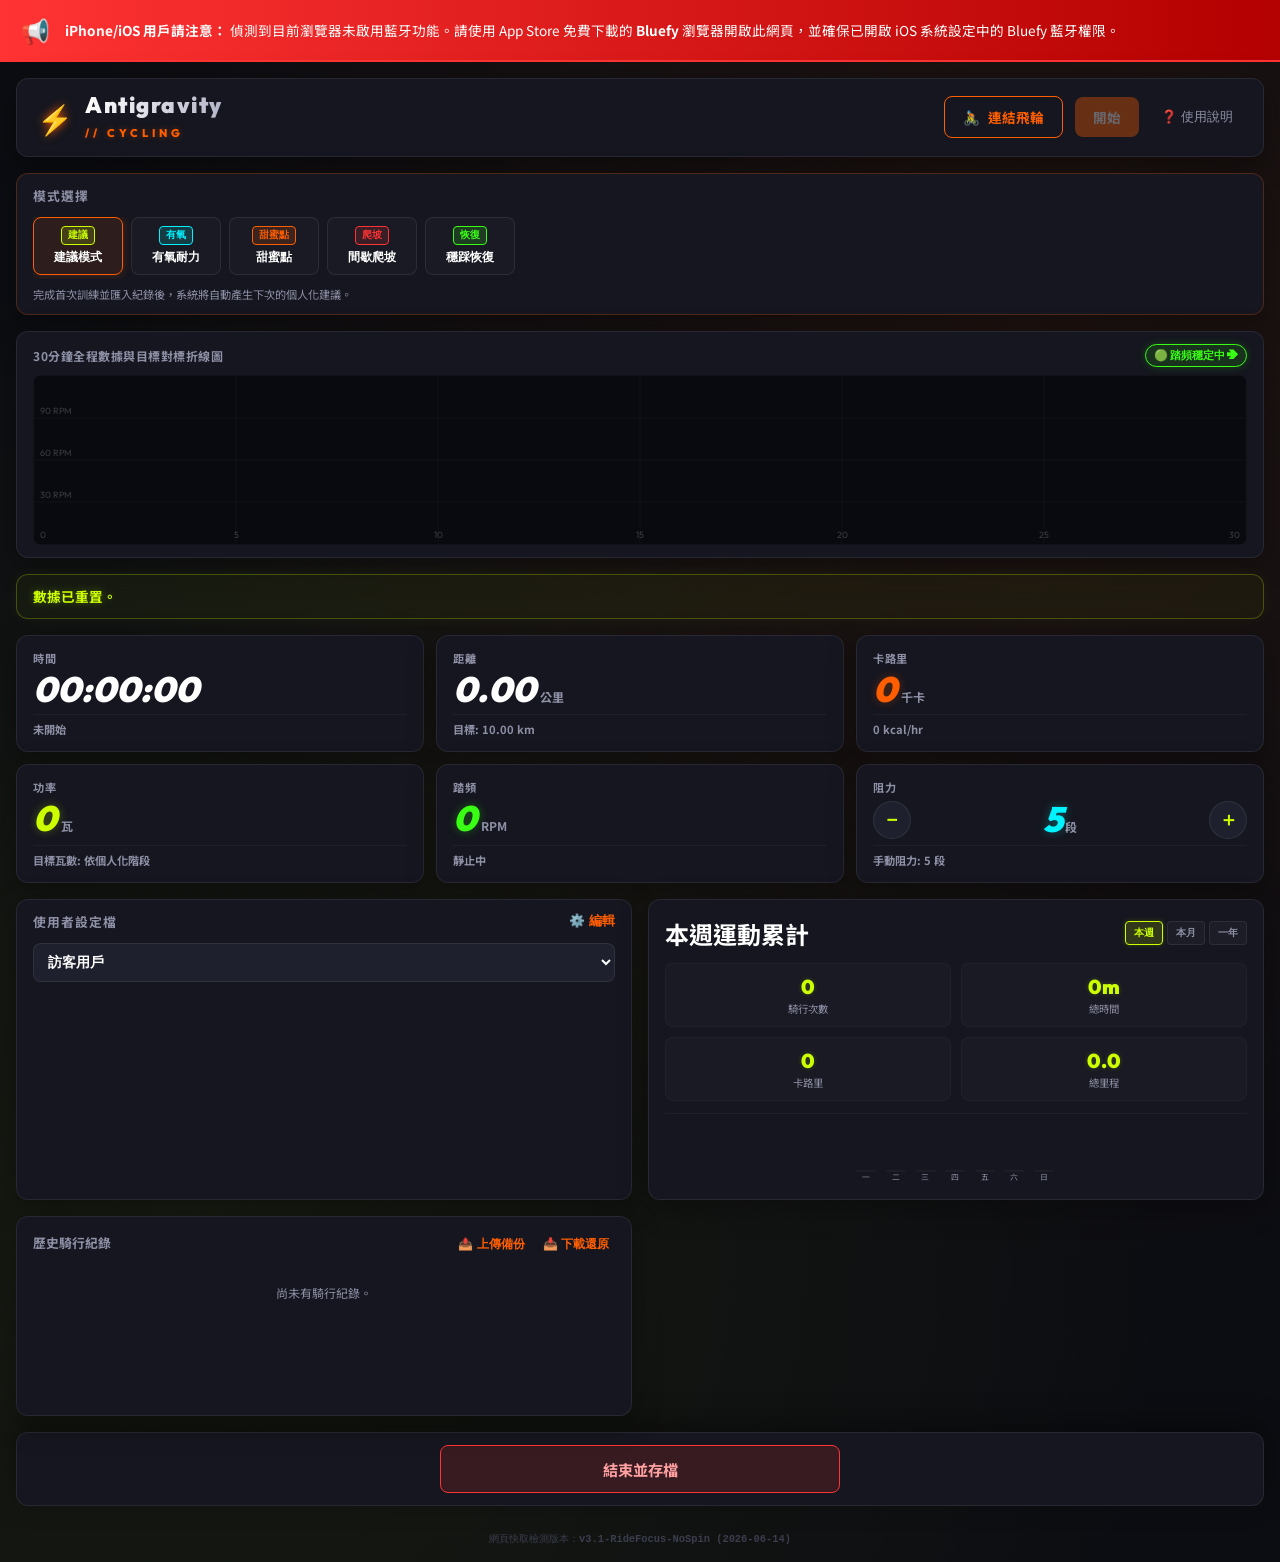
<file: index.html>
<!DOCTYPE html>
<html lang="zh-TW">
<head>
  <meta charset="UTF-8">
  <meta name="viewport" content="width=device-width, initial-scale=1.0, viewport-fit=cover">
  <title>Antigravity Cycling // 飛輪訓練儀表板</title>
  <!-- 引入 Google Fonts (Outfit 用於電子數據，Noto Sans TC 用於繁中字體) -->
  <link rel="preconnect" href="https://fonts.googleapis.com">
  <link rel="preconnect" href="https://fonts.gstatic.com" crossorigin>
  <link href="https://fonts.googleapis.com/css2?family=Outfit:wght@400;600;800;900&family=Noto+Sans+TC:wght@300;400;700;900&display=swap" rel="stylesheet">
  <link rel="stylesheet" href="style.css">
</head>
<body>
  <!-- iOS / 非藍牙環境專屬提示橫幅 -->
  <div id="bluetooth-warning-banner" class="warning-banner hidden">
    <span class="warning-icon">📢</span>
    <div class="warning-text">
      <strong>iPhone/iOS 用戶請注意：</strong> 偵測到目前瀏覽器未啟用藍牙功能。請使用 App Store 免費下載的 <strong>Bluefy</strong> 瀏覽器開啟此網頁，並確保已開啟 iOS 系統設定中的 Bluefy 藍牙權限。
    </div>
  </div>

  <div class="app-container">
    <!-- 頂部標頭 -->
    <header class="app-header">
      <div class="brand">
        <span class="logo-icon">⚡</span>
        <div class="brand-text">
          <h1>Antigravity</h1>
          <span class="subtitle">// CYCLING</span>
        </div>
      </div>

      <!-- 藍牙與開始控制按鈕 -->
      <div class="header-controls">
        <button id="btn-connect-bike" class="btn btn-primary-outline">
          <span class="btn-icon">🚴</span>
          <span id="bike-conn-text">連結飛輪</span>
        </button>
        
        <button id="btn-play-pause" class="btn btn-primary" disabled>
          <span id="val-state-text">開始</span>
        </button>
        
        <button id="btn-help-guide" class="btn-icon-only-btn" title="使用說明">❓ 使用說明</button>
      </div>
    </header>

    <!-- 主體內容區 (格狀版面) -->
    <main class="app-main">
      
      <!-- 中間/左側：運動設定與即時圖表 -->
      <section class="left-section">
        <!-- 模式選擇 (5大課表頁籤) -->
        <div class="card workout-card">
          <div class="card-title-row">
            <span class="title-label">模式選擇</span>
          </div>
          <div class="workout-options">
            <button class="workout-btn active" id="mode-personalized" data-mode="personalized">
              <span class="mode-badge badge-personal">建議</span>
              <span class="mode-name">建議模式</span>
            </button>
            <button class="workout-btn" id="mode-endurance" data-mode="endurance">
              <span class="mode-badge badge-moderate">有氧</span>
              <span class="mode-name">有氧耐力</span>
            </button>
            <button class="workout-btn" id="mode-tempo" data-mode="tempo">
              <span class="mode-badge badge-tempo">甜蜜點</span>
              <span class="mode-name">甜蜜點</span>
            </button>
            <button class="workout-btn" id="mode-climb" data-mode="climb">
              <span class="mode-badge badge-climb">爬坡</span>
              <span class="mode-name">間歇爬坡</span>
            </button>
            <button class="workout-btn" id="mode-recovery" data-mode="recovery">
              <span class="mode-badge badge-easy">恢復</span>
              <span class="mode-name">穩踩恢復</span>
            </button>
          </div>
          <p id="personalized-mode-desc" class="mode-desc">載入上一次訓練結算推薦的個人化課表...</p>
        </div>

        <!-- 30分鐘全程騎乘對標折線圖 -->
        <div class="card chart-card">
          <div class="chart-header">
            <span class="chart-title">30分鐘全程數據與目標對標折線圖</span>
            <span id="trendBadge" class="trend-badge">🟢 踏頻穩定中 ➔</span>
          </div>
          <div id="trendChartContainer">
            <canvas id="trendCanvas"></canvas>
          </div>
        </div>

        <!-- 加大即時踩踏回饋文字窗格 -->
        <div class="card feedback-card">
          <div class="ride-feedback" id="ride-feedback">
            請點擊「連結飛輪」並踩踏，或點擊「開始」進行手動訓練。
          </div>
        </div>

        <!-- 即時數據六宮格 (加大數值排版) -->
        <div class="metrics-grid">
          <!-- 時間 Card -->
          <div class="card metric-card" id="card-time">
            <span class="metric-lbl">時間</span>
            <div class="value-container">
              <span class="metric-value white-text" id="val-time">00:00:00</span>
            </div>
            <span class="metric-trend" id="interval-phase">未開始</span>
          </div>

          <!-- 距離 Card -->
          <div class="card metric-card" id="card-distance">
            <span class="metric-lbl">距離</span>
            <div class="value-container">
              <span class="metric-value white-text" id="val-distance">0.00</span>
              <span class="metric-unit">公里</span>
            </div>
            <span class="metric-trend" id="road-progress-text">目標: 10.00 km</span>
          </div>

          <!-- 卡路里 Card -->
          <div class="card metric-card" id="card-calories">
            <span class="metric-lbl">卡路里</span>
            <div class="value-container">
              <span class="metric-value orange-text" id="val-calories">0</span>
              <span class="metric-unit">千卡</span>
            </div>
            <span class="metric-trend" id="calorie-rate">0 kcal/hr</span>
          </div>

          <!-- 功率 Card -->
          <div class="card metric-card" id="card-power">
            <span class="metric-lbl">功率</span>
            <div class="value-container">
              <span class="metric-value yellow-text" id="val-power">0</span>
              <span class="metric-unit">瓦</span>
            </div>
            <span class="metric-trend" id="target-power-zone">目標功率: --</span>
          </div>

          <!-- 踏頻 Card (無按鈕) -->
          <div class="card metric-card" id="card-cadence">
            <span class="metric-lbl">踏頻</span>
            <div class="value-container">
              <span class="metric-value green-text" id="val-cadence">0</span>
              <span class="metric-unit">RPM</span>
            </div>
            <span class="metric-trend" id="cadence-status">靜止中</span>
          </div>

          <!-- 阻力強度 Card (保留大觸控調整按鈕) -->
          <div class="card metric-card" id="card-resistance">
            <span class="metric-lbl">阻力</span>
            <div class="resistance-control-layout">
              <button class="btn-adjust" id="btn-res-dec">−</button>
              <div class="res-display">
                <span class="metric-value blue-text" id="val-resistance">0</span>
                <span class="metric-unit">段</span>
              </div>
              <button class="btn-adjust" id="btn-res-inc">＋</button>
            </div>
            <span class="metric-trend" id="res-range">手動微調</span>
          </div>
        </div>

        <!-- 訓練中健康數據與自適應重設課表 (非騎行主數據) -->
        <div class="hidden-fields" style="display: none;">
          <span id="val-hr">0</span>
          <span id="hr-zone">--</span>
        </div>
      </section>

      <!-- 右側面板：使用者 Profile & 歷史備份 (手機版 contents 分開) -->
      <section class="right-section">
        
        <!-- 使用者設定檔 -->
        <div class="card user-profile-card">
          <div class="card-title-row">
            <span class="title-label">使用者設定檔</span>
            <button id="btn-edit-profile" class="btn-icon-only" title="編輯個人檔案">⚙️ 編輯</button>
          </div>
          <div class="user-select-wrapper">
            <select id="user-select" class="select-input">
              <!-- 由 JS 動態渲染 -->
            </select>
          </div>
        </div>

        <!-- 本週累計面板 -->
        <div class="card weekly-stats-card">
          <div class="stats-header-row">
            <h2 class="card-title" id="stats-panel-title">本週運動累計</h2>
            <div class="stats-tabs">
              <button class="stats-tab-btn active" data-range="week">本週</button>
              <button class="stats-tab-btn" data-range="month">本月</button>
              <button class="stats-tab-btn" data-range="year">一年</button>
            </div>
          </div>
          <div class="weekly-stats-grid">
            <div class="weekly-stat-item">
              <span class="weekly-stat-val" id="weekly-count">0</span>
              <span class="weekly-stat-lbl">騎行次數</span>
            </div>
            <div class="weekly-stat-item">
              <span class="weekly-stat-val" id="weekly-time">0m</span>
              <span class="weekly-stat-lbl">總時間</span>
            </div>
            <div class="weekly-stat-item">
              <span class="weekly-stat-val" id="weekly-calories">0</span>
              <span class="weekly-stat-lbl">卡路里</span>
            </div>
            <div class="weekly-stat-item">
              <span class="weekly-stat-val" id="weekly-distance">0.0</span>
              <span class="weekly-stat-lbl">總里程</span>
            </div>
          </div>
          <!-- 週運動 SVG 趨勢圖 -->
          <div class="weekly-chart-wrapper">
            <svg id="weekly-svg-chart" viewBox="0 0 300 70"></svg>
          </div>
        </div>

        <!-- 歷史紀錄列表 -->
        <div class="card history-list-card">
          <div class="card-header-with-actions">
            <h2 class="card-title">歷史騎行紀錄</h2>
            <div class="history-actions">
              <button id="btn-export-history" class="btn-link" type="button">📤 上傳備份</button>
              <button id="btn-import-history" class="btn-link" type="button">📥 下載還原</button>
              <span id="sync-code-display" class="sync-code-badge" title="點擊修改同步碼" style="display: none;"></span>
            </div>
          </div>
          <div class="history-list-container">
            <ul id="history-list" class="history-list">
              <li class="no-records">尚未有騎行紀錄。</li>
            </ul>
          </div>
        </div>

        <!-- 隱藏的舊專案相容按鈕 -->
        <div style="display:none;">
          <button id="btn-health-import">健康匯入</button>
          <span id="health-import-text"></span>
          <span id="visual-mode-label"></span>
          <div id="road-progress"></div>
          <div id="road-avatar"></div>
          <div id="interval-panel"></div>
          <div id="interval-timer"></div>
          <div id="interval-progress"></div>
          <div id="interval-next-tip"></div>
        </div>
      </section>
    </main>

    <!-- 置底固定控制大按鈕 -->
    <footer class="app-footer">
      <button id="btn-reset" class="btn btn-danger">結束並存檔</button>
    </footer>
    
    <!-- 網頁快取檢測版本 -->
    <div class="version-tag">
      網頁快取檢測版本：<strong>v3.1-RideFocus-NoSpin (2026-06-14)</strong>
    </div>
  </div>

  <!-- === 彈出式視窗 (Modals) === -->

  <!-- Modal A: 個人檔案編輯與新增 -->
  <div id="modal-profile" class="modal-overlay hidden">
    <div class="modal-card">
      <div class="modal-topbar">
        <button class="modal-back-btn" type="button" data-close-modal="modal-profile">← 返回</button>
      </div>
      <h3 class="modal-title" id="profile-modal-title">設定個人檔案</h3>
      <div class="modal-body">
        <form id="form-profile" class="form-layout">
          <input type="hidden" id="profile-id">
          
          <div class="form-group">
            <label for="profile-name">姓名 / 暱稱</label>
            <input type="text" id="profile-name" required placeholder="例如：爸爸、小明">
          </div>

          <div class="form-row">
            <div class="form-group">
              <label for="profile-age">年齡 (歲)</label>
              <input type="number" id="profile-age" min="1" max="120" required value="30">
            </div>
            <div class="form-group">
              <label for="profile-weight">體重 (kg)</label>
              <input type="number" id="profile-weight" min="10" max="250" required value="70">
            </div>
          </div>

          <div class="form-group">
            <label>性別 (用於訓練強度與熱量估算)</label>
            <div class="radio-group">
              <label class="radio-label">
                <input type="radio" name="profile-gender" value="male" checked> 男生
              </label>
              <label class="radio-label">
                <input type="radio" name="profile-gender" value="female"> 女生
              </label>
            </div>
          </div>
        </form>
      </div>
      <div class="modal-footer">
        <button id="btn-delete-profile" class="btn btn-danger hidden">刪除此檔案</button>
        <div class="modal-footer-actions">
          <button id="btn-cancel-profile" class="btn btn-secondary">返回</button>
          <button id="btn-save-profile" class="btn btn-primary" type="submit" form="form-profile">儲存</button>
        </div>
      </div>
    </div>
  </div>

  <!-- Modal B: 運動結算報告與智慧建議 -->
  <div id="modal-summary" class="modal-overlay hidden">
    <div class="modal-card modal-summary-card">
      <div class="modal-topbar">
        <button class="modal-back-btn" type="button" data-close-modal="modal-summary">← 返回主畫面</button>
      </div>
      <div class="summary-success-badge">🎉 騎行完成！</div>
      <h3 class="modal-title text-center">今日運動結算報告</h3>
      
      <div class="modal-body">
        <div class="summary-stats-grid">
          <div class="summary-stat-item">
            <span class="summary-lbl">總騎行時間</span>
            <span class="summary-val" id="sum-time">00:00:00</span>
          </div>
          <div class="summary-stat-item">
            <span class="summary-lbl">總消耗熱量</span>
            <span class="summary-val text-orange" id="sum-calories">0 kcal</span>
          </div>
          <div class="summary-stat-item">
            <span class="summary-lbl">累積騎行里程</span>
            <span class="summary-val text-teal" id="sum-distance">0.00 km</span>
          </div>
          <div class="summary-stat-item">
            <span class="summary-lbl">平均 / 最大功率</span>
            <span class="summary-val text-yellow" id="sum-power">0 / 0 W</span>
          </div>
          <div class="summary-stat-item">
            <span class="summary-lbl">平均踏頻</span>
            <span class="summary-val text-green" id="sum-cadence">0 RPM</span>
          </div>
          <div class="summary-stat-item">
            <span class="summary-lbl">健康匯入</span>
            <span class="summary-val text-red" id="sum-hr">未匯入</span>
          </div>
        </div>

        <div class="health-import-panel" id="health-import-panel">
          <div>
            <strong>訓練後補完健康資料</strong>
            <p>跑 iPhone 捷徑或手動輸入 Apple 健康摘要，系統會自動生成對比報告與個人化訓練模式建議。</p>
          </div>
          <button id="btn-health-import-summary" class="btn btn-secondary" type="button">匯入健康資料</button>
        </div>

        <div class="analysis-report-container">
          <h4>💡 運動建議與分析回饋</h4>
          <div class="analysis-feedback-bubble">
            <p id="analysis-text-loading">正在產生您的騎行數據分析回饋報告...</p>
            <div class="advice-sections" id="analysis-report-content">
              <!-- JS 動態插入 -->
            </div>
          </div>
        </div>
      </div>

      <div class="modal-footer justify-center">
        <button id="btn-close-summary" class="btn btn-primary">返回主畫面</button>
      </div>
    </div>
  </div>

  <!-- Modal C: 健康資料匯入 -->
  <div id="modal-health-import" class="modal-overlay hidden">
    <div class="modal-card modal-health-card">
      <div class="modal-topbar">
        <button class="modal-back-btn" type="button" data-close-modal="modal-health-import">← 返回</button>
      </div>
      <h3 class="modal-title">訓練後健康資料匯入</h3>
      <div class="modal-body">
        <form id="form-health-import" class="form-layout">
          <input type="hidden" id="health-target-record-id">

          <div class="import-mode-box">
            <strong>最快方式</strong>
            <p>手機騎行：捷徑開網址後會自動匯入。平板騎行：將手機產生的整段網址複製並傳到平板貼入下方解析。</p>
          </div>

          <div class="form-row">
            <div class="form-group">
              <label for="health-avg-hr">平均心率 BPM</label>
              <input type="number" id="health-avg-hr" min="40" max="220" placeholder="例如 138">
            </div>
            <div class="form-group">
              <label for="health-max-hr">最高心率 BPM</label>
              <input type="number" id="health-max-hr" min="40" max="230" placeholder="例如 168">
            </div>
          </div>

          <div class="form-row">
            <div class="form-group">
              <label for="health-active-kcal">Apple Watch 主動熱量</label>
              <input type="number" id="health-active-kcal" min="0" max="3000" placeholder="例如 240">
            </div>
            <div class="form-group">
              <label for="health-exercise-min">運動分鐘</label>
              <input type="number" id="health-exercise-min" min="0" max="300" placeholder="例如 32">
            </div>
          </div>

          <div class="form-group">
            <label for="health-rpe">主觀疲勞 RPE (1-10)</label>
            <input type="number" id="health-rpe" min="1" max="10" placeholder="例如 7">
          </div>

          <div class="form-group">
            <label for="health-note">備註</label>
            <textarea id="health-note" rows="2" placeholder="例如：後段腿酸、呼吸可控、阻力略高"></textarea>
          </div>

          <div class="form-group">
            <label for="health-import-code">貼上捷徑匯入碼或 URL 參數 (選填)</label>
            <textarea id="health-import-code" rows="3" placeholder='例如 {"avgHr":138,"maxHr":168,"activeKcal":240,"exerciseMin":32,"rpe":7}'></textarea>
          </div>
        </form>
        <div id="health-import-feedback" class="modal-feedback-msg error hidden"></div>
      </div>
      <div class="modal-footer">
        <button id="btn-cancel-health-import" class="btn btn-secondary">返回</button>
        <div class="modal-footer-actions">
          <button id="btn-parse-health-code" class="btn btn-secondary" type="button">解析匯入碼</button>
          <button id="btn-save-health-import" class="btn btn-primary" type="submit" form="form-health-import">套用到訓練</button>
        </div>
      </div>
    </div>
  </div>

  <!-- Modal D: 雲端同步碼輸入 -->
  <div id="modal-sync-code" class="modal-overlay hidden">
    <div class="modal-card">
      <div class="modal-topbar">
        <button class="modal-back-btn" type="button" data-close-modal="modal-sync-code">← 返回</button>
      </div>
      <h3 class="modal-title" id="sync-modal-title">輸入雲端同步碼</h3>
      <div class="modal-body">
        <form id="form-sync-code" class="form-layout">
          <div class="import-mode-box">
            <strong>雲端下載</strong>
            <p id="sync-modal-help">請輸入另一台設備上傳時產生的 6 位數同步碼。</p>
          </div>
          <div class="form-group">
            <label for="sync-code-input">6 位數同步碼</label>
            <input type="number" id="sync-code-input" inputmode="numeric" pattern="[0-9]*" min="100000" max="999999" placeholder="例如 513514" required>
          </div>
        </form>
      </div>
      <div class="modal-footer">
        <button id="btn-cancel-sync-code" class="btn btn-secondary" type="button">返回</button>
        <button id="btn-submit-sync-code" class="btn btn-primary" type="submit" form="form-sync-code">開始下載</button>
      </div>
    </div>
  </div>

  <!-- Modal E: 使用說明引導彈窗 -->
  <div id="modal-guide" class="modal-overlay hidden">
    <div class="modal-card modal-guide-card">
      <div class="modal-topbar">
        <button class="modal-back-btn" type="button" data-close-modal="modal-guide">← 返回</button>
      </div>
      <h3 class="modal-title">飛輪連線與健康匯入說明</h3>
      <div class="modal-body scrollable-modal-body">
        
        <div class="guide-section">
          <h4>⚠️ 為什麼我搜尋不到任何藍牙飛輪？</h4>
          <ol>
            <li>
              <strong>iOS 系統 Bluefy 權限未開啟（最常見）</strong>：<br>
              請至 iPhone 的<strong>「設定」</strong> ➔ 往下捲動找到 <strong>「Bluefy」</strong> ➔ 確認<strong>「藍牙」權限已開啟（綠色）</strong>。
            </li>
            <li>
              <strong>飛輪已被其他裝置或 App 佔用</strong>：<br>
              藍牙飛輪一次只能與一台設備配對。請確認已關閉如原廠 App、Zwift、或其他手機的連線。
            </li>
          </ol>
        </div>

        <hr class="guide-divider">

        <div class="guide-section">
          <h4>📊 訓練後健康資料匯入說明</h4>
          <p>本儀表板支援與 Apple Watch 健康摘要進行深度數據融合與智慧分析：</p>
          <ol>
            <li>騎行完畢後在 iPhone 開啟 Apple「健康」或「健身」App 檢視本次心率與熱量摘要。</li>
            <li>點選「下載還原」旁的「匯入健康」，輸入平均心率、最高心率、主動熱量、運動分鐘與疲勞感 (RPE)。</li>
            <li>系統會自動產生「雙源數據對比報告」（包含功率卡路里 vs 手錶主動卡路里對比），並據此生成個人化訓練建議！</li>
          </ol>
        </div>

        <hr class="guide-divider">

        <div class="guide-section">
          <h4>📱 iPhone 捷徑自動化匯入（推薦）</h4>
          <p>為了使操作最便利，您可以下載與執行捷徑 <strong>飛輪健康匯入_自動抓取版_v7_最近12小時.shortcut</strong>：</p>
          <ul>
            <li>捷徑會自動讀取您 iPhone 最近 12 小時內的單車健康數據，免去手動輸入數值。</li>
            <li>您只需評估目前的 RPE 疲勞感並填入備註。</li>
            <li>捷徑會自動將包含加密數據的網址複製到您的剪貼簿中。</li>
            <li>在平板或手機上點擊「匯入健康」➔ 貼上解析，即可一秒補完健康對比報告！</li>
          </ul>
        </div>
      </div>
      <div class="modal-footer justify-center">
        <button id="btn-close-guide" class="btn btn-primary">返回主畫面</button>
      </div>
    </div>
  </div>

  <script src="app.js"></script>
</body>
</html>
</file>
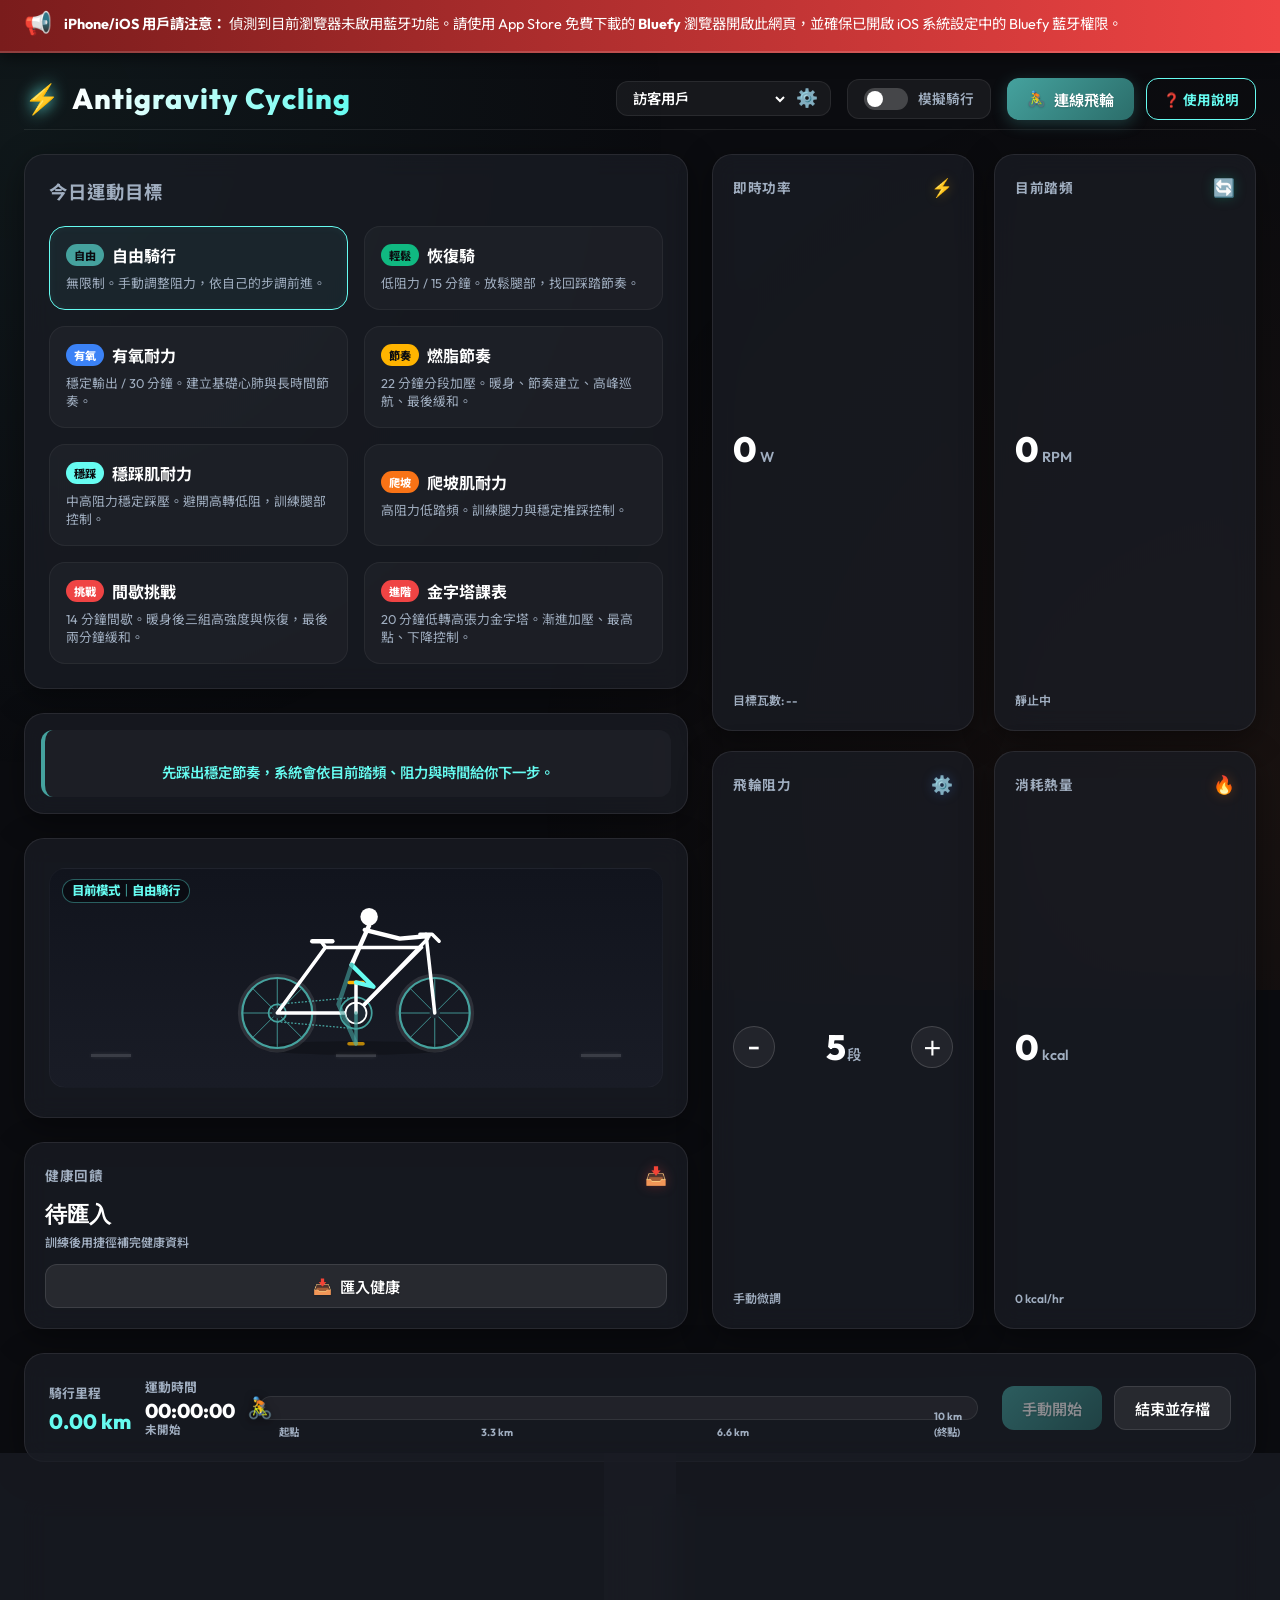
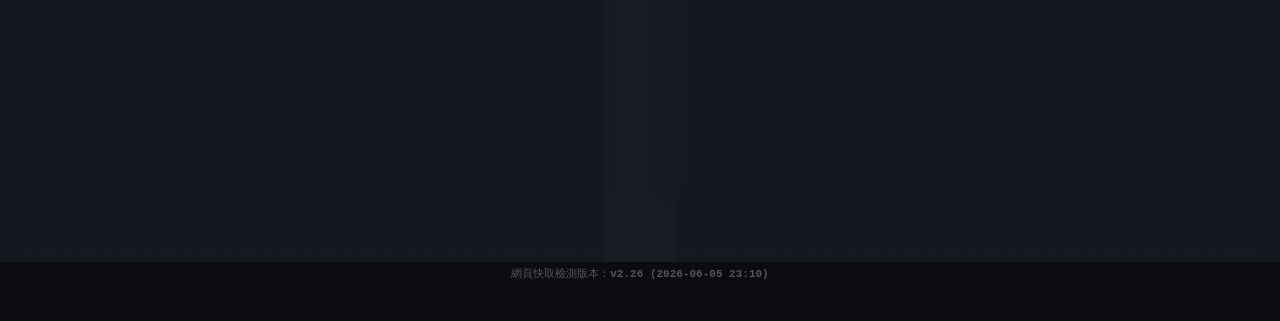
<file: backup_v1/index.html>
<!DOCTYPE html>
<html lang="zh-TW">
<head>
  <meta charset="UTF-8">
  <meta name="viewport" content="width=device-width, initial-scale=1.0, viewport-fit=cover">
  <title>飛輪騎行訓練儀表板</title>
  <link rel="stylesheet" href="style.css?v=2.26">
  <!-- 載入 Google Fonts 設計字型 -->
  <link rel="preconnect" href="https://fonts.googleapis.com">
  <link rel="preconnect" href="https://fonts.gstatic.com" crossorigin>
  <link href="https://fonts.googleapis.com/css2?family=Outfit:wght@300;400;600;800&family=Noto+Sans+TC:wght@300;400;700;900&display=swap" rel="stylesheet">
</head>
<body>
  <!-- iOS / 非藍牙環境專屬提示橫幅 -->
  <div id="bluetooth-warning-banner" class="warning-banner hidden">
    <span class="warning-icon">📢</span>
    <div class="warning-text">
      <strong>iPhone/iOS 用戶請注意：</strong> 偵測到目前瀏覽器未啟用藍牙功能。請使用 App Store 免費下載的 <strong>Bluefy</strong> 瀏覽器開啟此網頁，並確保已開啟 iOS 系統設定中的 Bluefy 藍牙權限。
    </div>
  </div>

  <div class="app-container">
    <!-- 頂部標頭 -->
    <header class="app-header">
      <div class="brand">
        <span class="logo-icon">⚡</span>
        <h1>Antigravity Cycling</h1>
      </div>

      <!-- 使用者選擇與連線控制 -->
      <div class="controls-panel">
        <!-- 多使用者選單 -->
        <div class="user-switcher-container">
          <select id="user-select" class="select-input">
            <!-- 由 JS 動態渲染 -->
          </select>
          <button id="btn-edit-profile" class="btn-icon-only" title="編輯個人檔案">⚙️</button>
        </div>

        <!-- 模擬器切換開關 -->
        <div class="toggle-container">
          <label class="switch">
            <input type="checkbox" id="demo-mode-toggle">
            <span class="slider round"></span>
          </label>
          <span class="toggle-label">模擬騎行</span>
        </div>

        <!-- 藍牙連線按鈕與說明 -->
        <div class="connection-group">
          <button id="btn-connect-bike" class="btn btn-primary">
            <span class="btn-icon">🚴</span>
            <span id="bike-conn-text">連線飛輪</span>
          </button>
          <button id="btn-help-guide" class="btn-icon-only-btn" title="飛輪連線與健康匯入說明">❓ 使用說明</button>
        </div>
      </div>
    </header>

    <!-- 主體內容區 (格狀版面) -->
    <main class="app-main">
      <!-- 左側：目標模式與視覺化 -->
      <section class="left-section">
        <!-- 運動目標/強度選擇 -->
        <div class="card workout-card">
          <h2 class="card-title">今日運動目標</h2>
          <div class="workout-options">
            <button class="workout-btn active" id="mode-free" data-mode="free">
              <div class="mode-header">
                <span class="mode-badge badge-free">自由</span>
                <h3>自由騎行</h3>
              </div>
              <p>無限制。手動調整阻力，依自己的步調前進。</p>
            </button>

            <button class="workout-btn" id="mode-recovery" data-mode="recovery">
              <div class="mode-header">
                <span class="mode-badge badge-easy">輕鬆</span>
                <h3>恢復騎</h3>
              </div>
              <p>低阻力 / 15 分鐘。放鬆腿部，找回踩踏節奏。</p>
            </button>

            <button class="workout-btn" id="mode-endurance" data-mode="endurance">
              <div class="mode-header">
                <span class="mode-badge badge-moderate">有氧</span>
                <h3>有氧耐力</h3>
              </div>
              <p>穩定輸出 / 30 分鐘。建立基礎心肺與長時間節奏。</p>
            </button>

            <button class="workout-btn hidden" id="mode-personalized" data-mode="personalized">
              <div class="mode-header">
                <span class="mode-badge badge-personal">建議</span>
                <h3>下次訓練</h3>
              </div>
              <p id="personalized-mode-desc">健康資料匯入後自動產生。</p>
            </button>

            <button class="workout-btn" id="mode-tempo" data-mode="tempo">
              <div class="mode-header">
                <span class="mode-badge badge-tempo">節奏</span>
                <h3>燃脂節奏</h3>
              </div>
              <p>22 分鐘分段加壓。暖身、節奏建立、高峰巡航、最後緩和。</p>
            </button>

            <button class="workout-btn" id="mode-cadence" data-mode="cadence">
              <div class="mode-header">
                <span class="mode-badge badge-spin">穩踩</span>
                <h3>穩踩肌耐力</h3>
              </div>
              <p>中高阻力穩定踩壓。避開高轉低阻，訓練腿部控制。</p>
            </button>

            <button class="workout-btn" id="mode-climb" data-mode="climb">
              <div class="mode-header">
                <span class="mode-badge badge-climb">爬坡</span>
                <h3>爬坡肌耐力</h3>
              </div>
              <p>高阻力低踏頻。訓練腿力與穩定推踩控制。</p>
            </button>

            <button class="workout-btn" id="mode-interval" data-mode="interval">
              <div class="mode-header">
                <span class="mode-badge badge-hard">挑戰</span>
                <h3>間歇挑戰</h3>
              </div>
              <p>14 分鐘間歇。暖身後三組高強度與恢復，最後兩分鐘緩和。</p>
            </button>

            <button class="workout-btn" id="mode-pyramid" data-mode="pyramid">
              <div class="mode-header">
                <span class="mode-badge badge-hard">進階</span>
                <h3>金字塔課表</h3>
              </div>
              <p>20 分鐘低轉高張力金字塔。漸進加壓、最高點、下降控制。</p>
            </button>
          </div>

          <!-- 分段課表計時面板 (預設隱藏) -->
          <div id="interval-panel" class="interval-panel hidden">
            <div class="interval-status">
              <span class="interval-phase" id="interval-phase">熱身中</span>
              <span class="interval-timer" id="interval-timer">00:00</span>
            </div>
            <div class="progress-bar-container">
              <div class="progress-bar-fill" id="interval-progress"></div>
            </div>
            <div class="interval-next-tip" id="interval-next-tip">下一階段：高強度 (阻力第 10 段) 02:00 後開始</div>
          </div>
        </div>

        <!-- 騎行即時回饋 -->
        <div class="card feedback-card">
          <div class="ride-feedback" id="ride-feedback">
            先踩出穩定節奏，系統會依目前踏頻、阻力與時間給你下一步。
          </div>
        </div>

        <!-- 騎行狀態動畫視覺化 -->
        <div class="card visual-card">
          <div class="visualizer-container">
            <div class="visual-mode-label" id="visual-mode-label">目前模式｜自由騎行</div>
            <!-- 虛擬路段線條 (會滑動) -->
            <div class="scrolling-road-bg">
              <div class="road-line"></div>
              <div class="road-line"></div>
              <div class="road-line"></div>
              <div class="road-line"></div>
              <div class="road-line"></div>
            </div>

            <!-- 自行車動態 SVG -->
            <div class="cyclist-svg-wrapper">
              <svg viewBox="0 0 320 220" class="cyclist-svg">
                <!-- 自行車陰影 -->
                <ellipse cx="160" cy="190" rx="110" ry="8" fill="rgba(0,0,0,0.25)" />
                
                <!-- 車架細節與鏈條 -->
                <circle cx="70" cy="150" r="10" fill="none" stroke="#45A29E" stroke-width="2" />
                <circle cx="160" cy="150" r="18" fill="none" stroke="#45A29E" stroke-width="2" />
                <line x1="70" y1="140" x2="160" y2="132" stroke="#45A29E" stroke-width="1.5" stroke-dasharray="2,2" />
                <line x1="70" y1="160" x2="160" y2="168" stroke="#45A29E" stroke-width="1.5" stroke-dasharray="2,2" />
                
                <!-- 後輪 (Back Wheel) -->
                <g id="back-wheel" class="svg-wheel">
                  <circle cx="70" cy="150" r="42" fill="none" stroke="rgba(255,255,255,0.1)" stroke-width="6" />
                  <circle cx="70" cy="150" r="40" fill="none" stroke="#45A29E" stroke-width="2.5" />
                  <!-- 輪輻 -->
                  <line x1="70" y1="110" x2="70" y2="190" stroke="#45A29E" stroke-width="1" />
                  <line x1="30" y1="150" x2="110" y2="150" stroke="#45A29E" stroke-width="1" />
                  <line x1="41.7" y1="121.7" x2="98.3" y2="178.3" stroke="#45A29E" stroke-width="1" />
                  <line x1="41.7" y1="178.3" x2="98.3" y2="121.7" stroke="#45A29E" stroke-width="1" />
                  <circle cx="70" cy="150" r="6" fill="#1f2833" />
                </g>

                <!-- 前輪 (Front Wheel) -->
                <g id="front-wheel" class="svg-wheel">
                  <circle cx="250" cy="150" r="42" fill="none" stroke="rgba(255,255,255,0.1)" stroke-width="6" />
                  <circle cx="250" cy="150" r="40" fill="none" stroke="#45A29E" stroke-width="2.5" />
                  <!-- 輪輻 -->
                  <line x1="250" y1="110" x2="250" y2="190" stroke="#45A29E" stroke-width="1" />
                  <line x1="210" y1="150" x2="290" y2="150" stroke="#45A29E" stroke-width="1" />
                  <line x1="221.7" y1="121.7" x2="278.3" y2="178.3" stroke="#45A29E" stroke-width="1" />
                  <line x1="221.7" y1="178.3" x2="278.3" y2="121.7" stroke="#45A29E" stroke-width="1" />
                  <circle cx="250" cy="150" r="6" fill="#1f2833" />
                </g>

                <!-- 車架主體 (Tubes) -->
                <g stroke="#ffffff" stroke-width="4" stroke-linecap="round" stroke-linejoin="round" fill="none">
                  <path d="M 70,150 L 125,75 L 235,75 L 160,150 Z" />
                  <path d="M 125,75 L 120,68" />
                  <path d="M 160,150 L 242,65" />
                  <path d="M 250,150 L 240,60" />
                  <path d="M 233,60 L 247,60 L 255,68" />
                </g>
                <path d="M 110,68 L 133,68" stroke="#ffffff" stroke-width="5" stroke-linecap="round" fill="none" />

                <!-- 曲柄與踏板 (Crank & Pedals) -->
                <g id="crankset">
                  <circle cx="160" cy="150" r="12" fill="#1f2833" stroke="#ffffff" stroke-width="2" />
                  <line x1="160" y1="150" x2="160" y2="115" stroke="#ffffff" stroke-width="4" stroke-linecap="round" />
                  <line x1="152" y1="115" x2="168" y2="115" stroke="#ffb400" stroke-width="4" stroke-linecap="round" />
                  <line x1="160" y1="150" x2="160" y2="185" stroke="#45A29E" stroke-width="4" stroke-linecap="round" opacity="0.7" />
                  <line x1="152" y1="185" x2="168" y2="185" stroke="#ffb400" stroke-width="4" stroke-linecap="round" opacity="0.7" />
                </g>

                <!-- 騎乘者骨架 -->
                <g id="cyclist-body" stroke="#ffffff" stroke-width="5" stroke-linecap="round" stroke-linejoin="round" fill="none">
                  <circle cx="175" cy="40" r="10" fill="#ffffff" stroke="none" />
                  <path d="M 175,50 L 155,95" />
                  <path d="M 170,55 L 210,65 L 243,62" />
                  <path id="leg-right" d="M 155,95 L 180,120 L 160,115" stroke="#66fcf1" />
                  <path id="leg-left" d="M 155,95 L 140,140 L 160,185" stroke="#45a29e" opacity="0.6" />
                </g>
              </svg>
            </div>
          </div>
        </div>

        <!-- 健康匯入 Card -->
        <div class="card metric-card health-feedback-card" id="card-hr">
          <div class="metric-header">
            <span class="metric-title">健康回饋</span>
            <span class="metric-icon text-red">📥</span>
          </div>
          <div class="metric-value-container">
            <span class="metric-value metric-value-compact" id="val-hr">待匯入</span>
            <span class="metric-unit"></span>
          </div>
          <div class="metric-footer">
            <span class="metric-trend" id="hr-zone">訓練後用捷徑補完健康資料</span>
          </div>
          <button id="btn-health-import" class="btn btn-secondary health-card-import-btn">
            <span class="btn-icon">📥</span>
            <span id="health-import-text">匯入健康</span>
          </button>
        </div>
      </section>

      <!-- 右側：六宮格數據看版 -->
      <section class="right-section dashboard-grid">
        <!-- 功率 Card -->
        <div class="card metric-card" id="card-power">
          <div class="metric-header">
            <span class="metric-title">即時功率</span>
            <span class="metric-icon text-yellow">⚡</span>
          </div>
          <div class="metric-value-container">
            <span class="metric-value" id="val-power">0</span>
            <span class="metric-unit">W</span>
          </div>
          <div class="metric-footer">
            <span class="metric-trend" id="target-power-zone">目標瓦數: --</span>
          </div>
        </div>

        <!-- 踏頻 Card -->
        <div class="card metric-card" id="card-cadence">
          <div class="metric-header">
            <span class="metric-title">目前踏頻</span>
            <span class="metric-icon text-green">🔄</span>
          </div>
          <div class="metric-value-container">
            <span class="metric-value" id="val-cadence">0</span>
            <span class="metric-unit">RPM</span>
          </div>
          <div class="metric-footer">
            <span class="metric-trend" id="cadence-status">靜止中</span>
          </div>
        </div>

        <!-- 阻力強度 Card -->
        <div class="card metric-card" id="card-resistance">
          <div class="metric-header">
            <span class="metric-title">飛輪阻力</span>
            <span class="metric-icon text-blue">⚙️</span>
          </div>
          <div class="metric-value-container resistance-control-layout">
            <button class="btn-adjust" id="btn-res-dec">−</button>
            <div class="res-display">
              <span class="metric-value" id="val-resistance">0</span>
              <span class="metric-unit">段</span>
            </div>
            <button class="btn-adjust" id="btn-res-inc">＋</button>
          </div>
          <div class="metric-footer">
            <span class="metric-trend" id="res-range">手動微調</span>
          </div>
        </div>

        <!-- 卡路里 Card -->
        <div class="card metric-card" id="card-calories">
          <div class="metric-header">
            <span class="metric-title">消耗熱量</span>
            <span class="metric-icon text-orange">🔥</span>
          </div>
          <div class="metric-value-container">
            <span class="metric-value" id="val-calories">0</span>
            <span class="metric-unit">kcal</span>
          </div>
          <div class="metric-footer">
            <span class="metric-trend" id="calorie-rate">0 kcal/hr</span>
          </div>
        </div>
      </section>
    </main>

    <!-- 底部：虛擬路段進度條 -->
    <footer class="app-footer card">
      <div class="footer-left ride-footer-stats">
        <div class="ride-footer-stat">
          <span class="footer-title">騎行里程</span>
          <div class="distance-badge"><span id="val-distance">0.00</span> km</div>
        </div>
        <div class="ride-footer-stat ride-footer-time">
          <span class="footer-title">運動時間</span>
          <div class="footer-time-value" id="val-time">00:00:00</div>
          <span class="footer-state" id="val-state-text">未開始</span>
        </div>
      </div>
      <div class="virtual-road-bar-container">
        <div class="virtual-road-fill" id="road-progress" style="width: 0%"></div>
        <div class="virtual-rider-avatar" id="road-avatar" style="left: 0%">🚴</div>
        <div class="milestone ms-start">起點</div>
        <div class="milestone ms-mid-1" style="left: 33%">3.3 km</div>
        <div class="milestone ms-mid-2" style="left: 66%">6.6 km</div>
        <div class="milestone ms-end">10 km (終點)</div>
      </div>
      <div class="footer-controls">
        <button id="btn-play-pause" class="btn btn-primary" disabled>手動開始</button>
        <button id="btn-reset" class="btn btn-secondary">結束並存檔</button>
      </div>
    </footer>

    <!-- 歷史紀錄與運動建議區塊 -->
    <section class="history-section">
      <!-- 本週累計面板 -->
      <div class="card weekly-stats-card">
        <h2 class="card-title">本週運動累計</h2>
        <div class="weekly-stats-grid">
          <div class="weekly-stat-item">
            <span class="weekly-stat-val" id="weekly-count">0</span>
            <span class="weekly-stat-lbl">騎行次數</span>
          </div>
          <div class="weekly-stat-item">
            <span class="weekly-stat-val" id="weekly-time">0m</span>
            <span class="weekly-stat-lbl">總時間</span>
          </div>
          <div class="weekly-stat-item">
            <span class="weekly-stat-val" id="weekly-calories">0</span>
            <span class="weekly-stat-lbl">燃燒卡路里 (kcal)</span>
          </div>
          <div class="weekly-stat-item">
            <span class="weekly-stat-val" id="weekly-distance">0.0</span>
            <span class="weekly-stat-lbl">總距離 (km)</span>
          </div>
        </div>
      </div>

      <!-- 歷史紀錄列表 -->
      <div class="card history-list-card">
        <div class="card-header-with-actions">
          <h2 class="card-title">歷史騎行紀錄</h2>
          <div class="history-actions">
            <button id="btn-export-history" class="btn-link" type="button">📤 上傳至雲端</button>
            <button id="btn-import-history" class="btn-link" type="button">📥 從雲端下載</button>
            <span id="sync-code-display" class="sync-code-badge" title="點擊修改同步碼" style="display: none;"></span>
          </div>
        </div>
        <div class="history-list-container">
          <ul id="history-list" class="history-list">
            <li class="no-records">尚未有騎行紀錄，連線飛輪後開始踩踏，或點「手動開始」建立第一次訓練。</li>
          </ul>
        </div>
      </div>
    </section>
    
    <!-- 快取版本檢測標籤 -->
    <div style="text-align:center; padding:15px; font-size:11px; color:#555; font-family:monospace; border-top:1px dashed rgba(255,255,255,0.05); margin-top:20px;">
      網頁快取檢測版本：<strong>v2.26 (2026-06-05 23:10)</strong>
    </div>
  </div>

  <!-- === 彈出式視窗 (Modals) === -->

  <!-- Modal A: 個人檔案編輯與新增 -->
  <div id="modal-profile" class="modal-overlay hidden">
    <div class="modal-card">
      <div class="modal-topbar">
        <button class="modal-back-btn" type="button" data-close-modal="modal-profile">← 返回</button>
      </div>
      <h3 class="modal-title" id="profile-modal-title">設定個人檔案</h3>
      <div class="modal-body">
        <form id="form-profile" class="form-layout">
          <input type="hidden" id="profile-id">
          
          <div class="form-group">
            <label for="profile-name">姓名 / 暱稱</label>
            <input type="text" id="profile-name" required placeholder="例如：爸爸、小明">
          </div>

          <div class="form-row">
            <div class="form-group">
              <label for="profile-age">年齡 (歲)</label>
              <input type="number" id="profile-age" min="1" max="120" required value="30">
            </div>
            <div class="form-group">
              <label for="profile-weight">體重 (kg)</label>
              <input type="number" id="profile-weight" min="10" max="250" required value="70">
            </div>
          </div>

          <div class="form-group">
            <label>性別 (用於訓練強度與熱量估算)</label>
            <div class="radio-group">
              <label class="radio-label">
                <input type="radio" name="profile-gender" value="male" checked> 男生
              </label>
              <label class="radio-label">
                <input type="radio" name="profile-gender" value="female"> 女生
              </label>
            </div>
          </div>
        </form>
      </div>
      <div class="modal-footer">
        <button id="btn-delete-profile" class="btn btn-danger hidden">刪除此檔案</button>
        <div class="modal-footer-actions">
          <button id="btn-cancel-profile" class="btn btn-secondary">返回</button>
          <button id="btn-save-profile" class="btn btn-primary" type="submit" form="form-profile">儲存</button>
        </div>
      </div>
    </div>
  </div>

  <!-- Modal B: 運動結算報告與智慧建議 -->
  <div id="modal-summary" class="modal-overlay hidden">
    <div class="modal-card modal-summary-card">
      <div class="modal-topbar">
        <button class="modal-back-btn" type="button" data-close-modal="modal-summary">← 返回</button>
      </div>
      <div class="summary-success-badge">🎉 騎行完成！</div>
      <h3 class="modal-title text-center">今日運動結算報告</h3>
      
      <div class="modal-body">
        <div class="summary-stats-grid">
          <div class="summary-stat-item">
            <span class="summary-lbl">總騎行時間</span>
            <span class="summary-val" id="sum-time">00:00:00</span>
          </div>
          <div class="summary-stat-item">
            <span class="summary-lbl">總消耗熱量</span>
            <span class="summary-val text-orange" id="sum-calories">0 kcal</span>
          </div>
          <div class="summary-stat-item">
            <span class="summary-lbl">累積騎行里程</span>
            <span class="summary-val text-teal" id="sum-distance">0.00 km</span>
          </div>
          <div class="summary-stat-item">
            <span class="summary-lbl">平均 / 最大功率</span>
            <span class="summary-val text-yellow" id="sum-power">0 / 0 W</span>
          </div>
          <div class="summary-stat-item">
            <span class="summary-lbl">平均踏頻</span>
            <span class="summary-val text-green" id="sum-cadence">0 RPM</span>
          </div>
          <div class="summary-stat-item">
            <span class="summary-lbl">健康匯入</span>
            <span class="summary-val text-red" id="sum-hr">0 / 0 BPM</span>
          </div>
        </div>

        <div class="health-import-panel" id="health-import-panel">
          <div>
            <strong>訓練後補完健康資料</strong>
            <p>跑 iPhone 捷徑或手動輸入 Apple 健康摘要，系統會更新這筆訓練回饋。</p>
          </div>
          <button id="btn-health-import-summary" class="btn btn-secondary" type="button">匯入健康資料</button>
        </div>

        <div class="analysis-report-container">
          <h4>💡 Antigravity 專屬運動建議與分析</h4>
          <div class="analysis-feedback-bubble">
            <p id="analysis-text-loading">正在為您產生本次騎行的分析回饋報告...</p>
            <div class="advice-sections" id="analysis-report-content">
              <!-- JS 動態插入 -->
            </div>
          </div>
        </div>
      </div>

      <div class="modal-footer justify-center">
        <button id="btn-close-summary" class="btn btn-primary">返回主畫面</button>
      </div>
    </div>
  </div>

  <!-- Modal C: 健康資料匯入 -->
  <div id="modal-health-import" class="modal-overlay hidden">
    <div class="modal-card modal-health-card">
      <div class="modal-topbar">
        <button class="modal-back-btn" type="button" data-close-modal="modal-health-import">← 返回</button>
      </div>
      <h3 class="modal-title">訓練後健康資料匯入</h3>
      <div class="modal-body">
        <form id="form-health-import" class="form-layout">
          <input type="hidden" id="health-target-record-id">

          <div class="import-mode-box">
            <strong>最快方式</strong>
            <p>手機騎行：捷徑開網址後會自動匯入。平板騎行：把手機產生的整段網址貼到下面匯入碼，或 AirDrop 到平板開啟。</p>
          </div>

          <div class="form-row">
            <div class="form-group">
              <label for="health-avg-hr">平均心率 BPM</label>
              <input type="number" id="health-avg-hr" min="40" max="220" placeholder="例如 138">
            </div>
            <div class="form-group">
              <label for="health-max-hr">最高心率 BPM</label>
              <input type="number" id="health-max-hr" min="40" max="230" placeholder="例如 168">
            </div>
          </div>

          <div class="form-row">
            <div class="form-group">
              <label for="health-active-kcal">Apple Watch 主動熱量</label>
              <input type="number" id="health-active-kcal" min="0" max="3000" placeholder="例如 240">
            </div>
            <div class="form-group">
              <label for="health-exercise-min">運動分鐘</label>
              <input type="number" id="health-exercise-min" min="0" max="300" placeholder="例如 32">
            </div>
          </div>

          <div class="form-group">
            <label for="health-rpe">主觀疲勞 RPE (1-10)</label>
            <input type="number" id="health-rpe" min="1" max="10" placeholder="例如 7">
          </div>

          <div class="form-group">
            <label for="health-note">備註</label>
            <textarea id="health-note" rows="2" placeholder="例如：後段腿酸、呼吸可控、阻力略高"></textarea>
          </div>

          <div class="form-group">
            <label for="health-import-code">貼上捷徑匯入碼或 JSON (可選)</label>
            <textarea id="health-import-code" rows="3" placeholder='例如 {"avgHr":138,"maxHr":168,"activeKcal":240,"exerciseMin":32,"rpe":7}'></textarea>
          </div>
        </form>
        <div id="health-import-feedback" class="modal-feedback-msg error hidden"></div>
      </div>
      <div class="modal-footer">
        <button id="btn-cancel-health-import" class="btn btn-secondary">返回</button>
        <div class="modal-footer-actions">
          <button id="btn-parse-health-code" class="btn btn-secondary" type="button">解析匯入碼</button>
          <button id="btn-save-health-import" class="btn btn-primary" type="submit" form="form-health-import">套用到訓練</button>
        </div>
      </div>
    </div>
  </div>

  <!-- Modal D: 雲端同步碼輸入 -->
  <div id="modal-sync-code" class="modal-overlay hidden">
    <div class="modal-card">
      <div class="modal-topbar">
        <button class="modal-back-btn" type="button" data-close-modal="modal-sync-code">← 返回</button>
      </div>
      <h3 class="modal-title" id="sync-modal-title">輸入雲端同步碼</h3>
      <div class="modal-body">
        <form id="form-sync-code" class="form-layout">
          <div class="import-mode-box">
            <strong>雲端下載</strong>
            <p id="sync-modal-help">請輸入另一台設備上傳時產生的 6 位數同步碼。</p>
          </div>
          <div class="form-group">
            <label for="sync-code-input">6 位數同步碼</label>
            <input type="number" id="sync-code-input" inputmode="numeric" pattern="[0-9]*" min="100000" max="999999" placeholder="例如 513514" required>
          </div>
        </form>
      </div>
      <div class="modal-footer">
        <button id="btn-cancel-sync-code" class="btn btn-secondary" type="button">返回</button>
        <button id="btn-submit-sync-code" class="btn btn-primary" type="submit" form="form-sync-code">開始下載</button>
      </div>
    </div>
  </div>

  <!-- Modal D: 連線說明引導彈窗 (Troubleshooting Guide) -->
  <div id="modal-guide" class="modal-overlay hidden">
    <div class="modal-card modal-guide-card">
      <div class="modal-topbar">
        <button class="modal-back-btn" type="button" data-close-modal="modal-guide">← 返回</button>
      </div>
      <h3 class="modal-title">飛輪連線與健康匯入說明</h3>
      <div class="modal-body scrollable-modal-body">
        
        <div class="guide-section">
          <h4>⚠️ 為什麼我完全搜尋不到任何藍牙裝置？</h4>
          <ol>
            <li>
              <strong>iOS 系統 Bluefy 權限未開啟（最常見）</strong>：<br>
              請至 iPhone 的<strong>「設定」</strong> ➔ 往下捲動找到 <strong>「Bluefy」</strong> ➔ 確認<strong>「藍牙」權限已開啟（綠色）</strong>。如果沒開啟，瀏覽器會完全被限制掃描。
            </li>
            <li>
              <strong>飛輪正被其他軟體佔用</strong>：<br>
              藍牙設備一次只能連接一個主機。如果您的飛輪已經跟原廠 App、Zwift、或其他手機連上了，請先將它們中斷或強制關閉那些 App。
            </li>
          </ol>
        </div>

        <hr class="guide-divider">

        <div class="guide-section">
          <h4>訓練後健康資料匯入</h4>
          <p>本網頁不做訓練中的手錶即時讀取。訓練後用 iPhone 捷徑或手動輸入 Apple 健康摘要，補完分析：</p>
          <ol>
            <li>跑完後在 Apple Fitness / 健康 App 看本次運動摘要。</li>
            <li>點「匯入健康」，輸入平均心率、最高心率、主動熱量、運動分鐘、RPE。</li>
            <li>系統會把健康資料合併到最新訓練紀錄，更新回饋與下次課表建議。</li>
          </ol>
        </div>

        <hr class="guide-divider">

        <div class="guide-section">
          <h4>iPhone 捷徑自動化設定 (推薦)</h4>
          <p>請使用 <strong>飛輪健康匯入_自動抓取版_v7_最近12小時.shortcut</strong>。該捷徑會讀取 Apple 健康最近 12 小時自行車資料，並產生匯入網址。</p>
          <ul>
            <li><strong>一鍵執行</strong>：在 iPhone 上執行「飛輪健康匯入_自動抓取版_v7_最近12小時」。</li>
            <li><strong>自動讀取</strong>：自動撈取最近 12 小時「自行車」相關健康資料。</li>
            <li><strong>手動自評</strong>：僅需輸入疲勞感 RPE (1-10) 與備忘筆記。</li>
            <li><strong>複製與啟動</strong>：捷徑會自動將包含數據的網址複製到剪貼簿，並開啟 <strong>BLE Link</strong> App。</li>
            <li><strong>網頁匯入</strong>：在 BLE Link 中點擊「匯入健康資料」，貼上後點擊「解析匯入碼」➡️「套用到訓練」即可完成補完！</li>
          </ul>
        </div>

        <hr class="guide-divider">

        <div class="guide-section">
          <h4>平板騎行時怎麼匯入？</h4>
          <p>目前資料存在當下瀏覽器。平板騎行的紀錄在平板，手機跑捷徑只會更新手機，不會更新平板。</p>
          <ol>
            <li>推薦：手機捷徑產生匯入網址後，用 AirDrop / 通用剪貼簿 / 訊息傳到平板。</li>
            <li>在平板打開該網址，或在平板點「匯入健康」後貼上整段網址，再按「解析匯入碼」。</li>
            <li>若要真正同帳號同步，需要之後加雲端資料庫，例如 Firebase / Supabase；現在版本沒有雲端同步。</li>
          </ol>
        </div>
      </div>
      <div class="modal-footer justify-center">
        <button id="btn-close-guide" class="btn btn-primary">返回主畫面</button>
      </div>
    </div>
  </div>

  <!-- 用於載入核心 JS 的程式 -->
  <script src="app.js?v=2.26-health-target-order"></script>
</body>
</html>
</file>
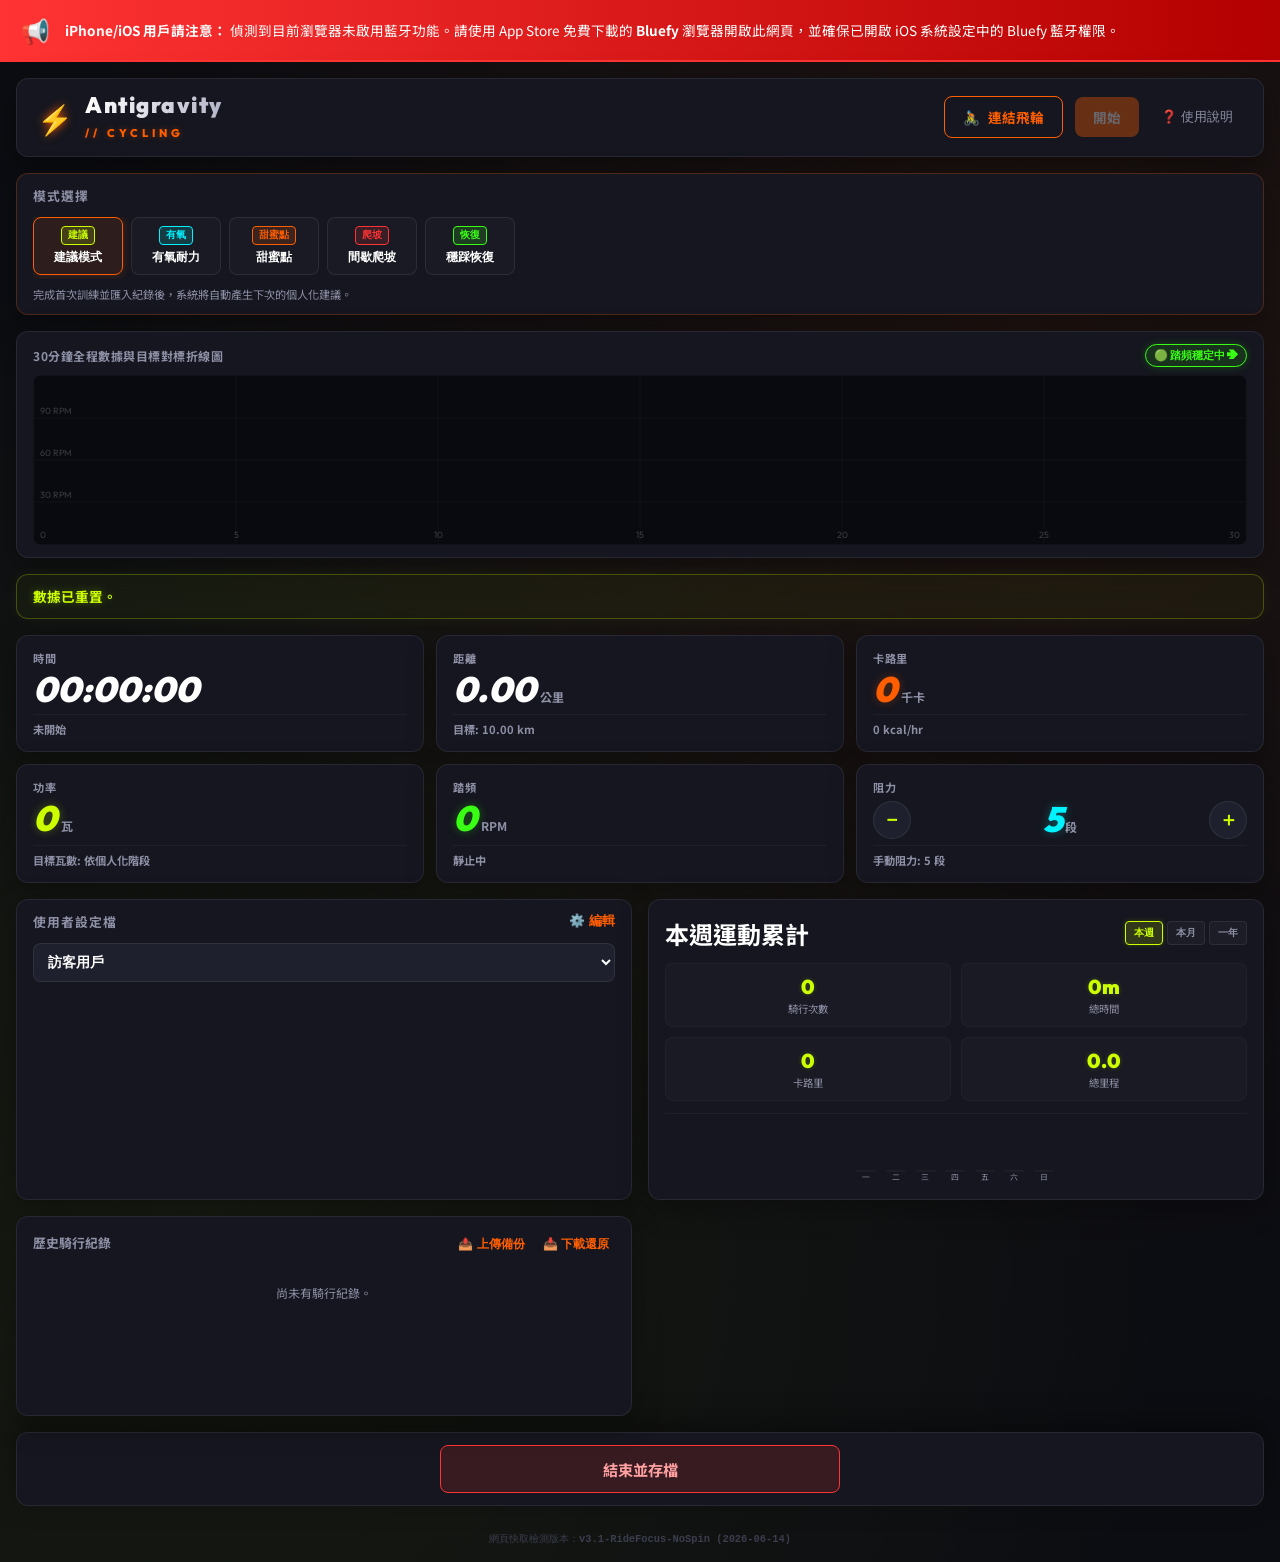
<file: V1/index.html>
<!doctype html>
<html lang="zh-Hant">
<head>
  <meta charset="utf-8">
  <meta name="viewport" content="width=device-width, initial-scale=1">
  <title>Cycling App V1</title>
  <script>
    const params = new URLSearchParams(window.location.search);
    params.set('refresh', 'V1-2.26');
    window.location.replace(`../?${params.toString()}`);
  </script>
</head>
<body>
  <a href="../?refresh=V1-2.26">Open Cycling App V1</a>
</body>
</html>
</file>
<file: style.css>
/* ============================================================================
   飛輪騎行訓練儀表板 - 熱血競技運動風樣式表 (style.css)
   ============================================================================ */

/* 核心設計變數 */
:root {
  --bg-main: #0c0d12;
  --bg-card: #15161f;
  --bg-card-highlight: #1e202d;
  --border-color: rgba(255, 255, 255, 0.08);
  --border-glow-orange: rgba(255, 94, 0, 0.25);
  --border-glow-yellow: rgba(204, 255, 0, 0.25);
  
  /* 運動競技配色 */
  --sports-orange: #ff5e00;
  --sports-yellow: #ccff00;
  --sports-cyan: #00f3ff;
  --sports-green: #39ff14;
  --sports-red: #ff3333;
  --text-primary: #ffffff;
  --text-muted: #8e90a6;
  
  /* 字型 */
  --font-sports: 'Outfit', sans-serif;
  --font-tc: 'Noto Sans TC', sans-serif;
}

/* ==========================================
   GLOBAL RESET & LAYOUT
   ========================================== */
* {
  margin: 0;
  padding: 0;
  box-sizing: border-box;
}

body {
  background-color: var(--bg-main);
  background-image: 
    radial-gradient(circle at 80% 20%, rgba(255, 94, 0, 0.08) 0%, transparent 60%),
    radial-gradient(circle at 15% 80%, rgba(204, 255, 0, 0.06) 0%, transparent 60%);
  color: var(--text-primary);
  font-family: var(--font-tc);
  min-height: 100vh;
  overflow-x: hidden;
  -webkit-font-smoothing: antialiased;
}

/* iOS 警告橫幅 */
.warning-banner {
  background: linear-gradient(90deg, #ff3333, #b30000);
  border-bottom: 2px solid var(--sports-red);
  color: white;
  padding: 12px 20px;
  font-size: 0.85rem;
  display: flex;
  align-items: center;
  gap: 15px;
  line-height: 1.5;
  z-index: 1000;
}

.warning-banner.hidden {
  display: none !important;
}

.warning-icon {
  font-size: 1.5rem;
}

/* 主容器 */
.app-container {
  max-width: 1600px;
  margin: 0 auto;
  padding: 16px;
  display: flex;
  flex-direction: column;
  gap: 16px;
  min-height: 100vh;
}

/* ==========================================
   HEADER STYLE
   ========================================== */
.app-header {
  display: flex;
  justify-content: space-between;
  align-items: center;
  background: var(--bg-card);
  border: 1px solid var(--border-color);
  border-radius: 12px;
  padding: 14px 20px;
  box-shadow: 0 8px 30px rgba(0, 0, 0, 0.4);
}

.brand {
  display: flex;
  align-items: center;
  gap: 12px;
}

.logo-icon {
  font-size: 1.8rem;
  text-shadow: 0 0 10px var(--sports-orange);
  animation: logo-pulsate 2.5s infinite alternate;
}

.brand-text h1 {
  font-family: var(--font-sports);
  font-size: 1.4rem;
  font-weight: 900;
  letter-spacing: 1.5px;
  line-height: 1.1;
  background: linear-gradient(90deg, #fff, #b5b5c9);
  -webkit-background-clip: text;
  -webkit-text-fill-color: transparent;
}

.brand-text .subtitle {
  font-family: var(--font-sports);
  font-size: 0.7rem;
  font-weight: 800;
  letter-spacing: 4px;
  color: var(--sports-orange);
  text-shadow: 0 0 6px rgba(255, 94, 0, 0.4);
}

.header-controls {
  display: flex;
  align-items: center;
  gap: 12px;
}

/* ==========================================
   BUTTONS & INPUTS
   ========================================== */
.btn {
  font-family: var(--font-tc);
  font-weight: 700;
  font-size: 0.85rem;
  padding: 10px 18px;
  border-radius: 8px;
  border: none;
  cursor: pointer;
  transition: all 0.2s cubic-bezier(0.165, 0.84, 0.44, 1);
  display: flex;
  align-items: center;
  justify-content: center;
  gap: 8px;
  text-transform: uppercase;
}

.btn-primary {
  background: var(--sports-orange);
  color: white;
  box-shadow: 0 4px 15px rgba(255, 94, 0, 0.3);
}

.btn-primary:hover:not(:disabled) {
  background: #ff7724;
  box-shadow: 0 4px 20px rgba(255, 94, 0, 0.5);
  transform: translateY(-1px);
}

.btn-primary-outline {
  background: transparent;
  border: 1px solid var(--sports-orange);
  color: var(--sports-orange);
}

.btn-primary-outline:hover:not(:disabled) {
  background: rgba(255, 94, 0, 0.08);
  box-shadow: 0 0 10px rgba(255, 94, 0, 0.2);
}

.btn-primary-outline.connected {
  border-color: var(--sports-green);
  color: var(--sports-green);
  box-shadow: 0 0 10px rgba(57, 255, 20, 0.15);
}

.btn-primary-outline.connected:hover {
  background: rgba(57, 255, 20, 0.08);
}

.btn-secondary {
  background: rgba(255, 255, 255, 0.06);
  border: 1px solid var(--border-color);
  color: var(--text-primary);
}

.btn-secondary:hover:not(:disabled) {
  background: rgba(255, 255, 255, 0.1);
}

.btn-danger {
  background: rgba(255, 51, 51, 0.15);
  border: 1px solid var(--sports-red);
  color: #ffa1a1;
}

.btn-danger:hover:not(:disabled) {
  background: rgba(255, 51, 51, 0.3);
  box-shadow: 0 0 12px rgba(255, 51, 51, 0.3);
}

.btn:disabled {
  opacity: 0.35;
  cursor: not-allowed;
  transform: none !important;
  box-shadow: none !important;
}

.btn-icon-only-btn {
  background: none;
  border: none;
  color: var(--text-muted);
  font-size: 0.8rem;
  cursor: pointer;
  padding: 6px 10px;
  border-radius: 4px;
}

.btn-icon-only-btn:hover {
  color: white;
  background: rgba(255, 255, 255, 0.05);
}

.btn-link {
  background: none;
  border: none;
  color: var(--sports-orange);
  font-size: 0.75rem;
  font-weight: 700;
  cursor: pointer;
  text-decoration: none;
  padding: 2px 6px;
  border-radius: 4px;
}

.btn-link:hover {
  background: rgba(255, 94, 0, 0.1);
  color: #ff7724;
}

/* ==========================================
   CARDS (GLASSMORPHISM)
   ========================================== */
.card {
  background: var(--bg-card);
  border: 1px solid var(--border-color);
  border-radius: 12px;
  padding: 16px;
  box-shadow: 0 8px 30px rgba(0, 0, 0, 0.3);
  backdrop-filter: blur(10px);
  -webkit-backdrop-filter: blur(10px);
}

.card-title-row {
  display: flex;
  justify-content: space-between;
  align-items: center;
  margin-bottom: 12px;
}

.title-label {
  font-size: 0.8rem;
  font-weight: 700;
  letter-spacing: 1px;
  color: var(--text-muted);
  text-transform: uppercase;
}

/* ==========================================
   APP MAIN GRID
   ========================================== */
.app-main {
  display: grid;
  grid-template-columns: 1fr 340px;
  gap: 16px;
}

.left-section {
  display: flex;
  flex-direction: column;
  gap: 16px;
}

.right-section {
  display: flex;
  flex-direction: column;
  gap: 16px;
}

/* ==========================================
   MODE SELECTION (5大課表頁籤)
   ========================================== */
.workout-card {
  padding: 12px 16px;
  border-color: var(--border-glow-orange);
}

.workout-options {
  display: flex;
  gap: 8px;
  overflow-x: auto;
  padding-bottom: 4px;
  -webkit-overflow-scrolling: touch;
}

.workout-options::-webkit-scrollbar {
  height: 4px;
}

.workout-options::-webkit-scrollbar-thumb {
  background: rgba(255, 255, 255, 0.15);
  border-radius: 2px;
}

.workout-btn {
  flex: 0 0 auto;
  background: rgba(255, 255, 255, 0.02);
  border: 1px solid var(--border-color);
  border-radius: 8px;
  padding: 8px 12px;
  cursor: pointer;
  display: flex;
  flex-direction: column;
  align-items: center;
  gap: 4px;
  transition: all 0.2s;
  min-width: 90px;
}

.workout-btn:hover {
  background: rgba(255, 255, 255, 0.05);
  border-color: rgba(255, 94, 0, 0.3);
}

.workout-btn.active {
  background: rgba(255, 94, 0, 0.1);
  border-color: var(--sports-orange);
  box-shadow: 0 0 10px rgba(255, 94, 0, 0.25);
}

.mode-badge {
  font-size: 0.6rem;
  font-weight: 900;
  padding: 2px 6px;
  border-radius: 4px;
}

.badge-personal { background: rgba(204, 255, 0, 0.15); color: var(--sports-yellow); border: 0.5px solid var(--sports-yellow); }
.badge-moderate { background: rgba(0, 243, 255, 0.15); color: var(--sports-cyan); border: 0.5px solid var(--sports-cyan); }
.badge-tempo { background: rgba(255, 94, 0, 0.15); color: var(--sports-orange); border: 0.5px solid var(--sports-orange); }
.badge-climb { background: rgba(255, 51, 51, 0.15); color: var(--sports-red); border: 0.5px solid var(--sports-red); }
.badge-easy { background: rgba(57, 255, 20, 0.15); color: var(--sports-green); border: 0.5px solid var(--sports-green); }

.mode-name {
  font-size: 0.75rem;
  font-weight: 700;
  color: white;
}

.mode-desc {
  font-size: 0.7rem;
  color: var(--text-muted);
  margin-top: 8px;
  line-height: 1.4;
}

/* ==========================================
   CHART CARD (趨勢對標折線圖)
   ========================================== */
.chart-card {
  padding: 12px 16px;
}

.chart-header {
  display: flex;
  justify-content: space-between;
  align-items: center;
  margin-bottom: 8px;
}

.chart-title {
  font-size: 0.75rem;
  font-weight: 700;
  color: var(--text-muted);
  letter-spacing: 0.5px;
}

.trend-badge {
  font-family: var(--font-sports);
  font-size: 0.7rem;
  font-weight: 900;
  padding: 3px 8px;
  border-radius: 20px;
  background: rgba(204, 255, 0, 0.12);
  border: 1px solid var(--sports-yellow);
  color: var(--sports-yellow);
  box-shadow: 0 0 8px rgba(204, 255, 0, 0.2);
}

.trend-badge.slow {
  background: rgba(255, 51, 51, 0.12);
  border-color: var(--sports-red);
  color: var(--sports-red);
  box-shadow: 0 0 8px rgba(255, 51, 51, 0.2);
}

.trend-badge.stable {
  background: rgba(57, 255, 20, 0.12);
  border-color: var(--sports-green);
  color: var(--sports-green);
  box-shadow: 0 0 8px rgba(57, 255, 20, 0.2);
}

#trendChartContainer {
  position: relative;
  width: 100%;
  height: 170px;
  border-radius: 8px;
  background: #090a0f;
  border: 1px solid rgba(255, 255, 255, 0.03);
  overflow: hidden;
}

#trendCanvas {
  display: block;
  width: 100%;
  height: 100%;
}

/* ==========================================
   FEEDBACK BOX (智慧教練窗格)
   ========================================== */
.feedback-card {
  background: rgba(204, 255, 0, 0.04);
  border: 1px solid var(--border-glow-yellow);
  padding: 12px 16px;
  box-shadow: 0 0 15px rgba(204, 255, 0, 0.05);
}

.ride-feedback {
  font-size: 0.85rem;
  font-weight: 700;
  color: var(--sports-yellow);
  line-height: 1.4;
  text-shadow: 0 0 8px rgba(204, 255, 0, 0.3);
}

/* ==========================================
   METRICS GRID (加大數值排版)
   ========================================== */
.metrics-grid {
  display: grid;
  grid-template-columns: repeat(3, 1fr);
  gap: 12px;
}

.metric-card {
  display: flex;
  flex-direction: column;
  padding: 14px 16px;
  gap: 4px;
}

.metric-lbl {
  font-size: 0.7rem;
  font-weight: 700;
  color: var(--text-muted);
  text-transform: uppercase;
  letter-spacing: 0.5px;
}

.value-container {
  display: flex;
  align-items: baseline;
  gap: 4px;
  margin: 2px 0;
}

.metric-value {
  font-family: var(--font-sports);
  font-size: 2.2rem;
  font-weight: 900;
  font-style: italic;
  line-height: 1;
}

.metric-unit {
  font-size: 0.75rem;
  font-weight: 700;
  color: var(--text-muted);
}

.metric-trend {
  font-size: 0.7rem;
  font-weight: 700;
  color: var(--text-muted);
  margin-top: auto;
  border-top: 1px solid rgba(255, 255, 255, 0.04);
  padding-top: 6px;
  white-space: nowrap;
  overflow: hidden;
  text-overflow: ellipsis;
}

/* 數據顏色渲染 */
.white-text { color: #ffffff; }
.orange-text { color: var(--sports-orange); text-shadow: 0 0 10px rgba(255, 94, 0, 0.3); }
.yellow-text { color: var(--sports-yellow); text-shadow: 0 0 10px rgba(204, 255, 0, 0.3); }
.green-text { color: var(--sports-green); text-shadow: 0 0 10px rgba(57, 255, 20, 0.3); }
.blue-text { color: var(--sports-cyan); text-shadow: 0 0 10px rgba(0, 243, 255, 0.3); }

/* 阻力調控排版 */
.resistance-control-layout {
  display: flex;
  align-items: center;
  justify-content: space-between;
  margin: 2px 0;
  gap: 8px;
}

.res-display {
  display: flex;
  align-items: baseline;
  gap: 2px;
}

.btn-adjust {
  background: var(--bg-card-highlight);
  border: 1px solid var(--border-color);
  color: var(--sports-yellow);
  font-size: 1.2rem;
  font-weight: 900;
  width: 38px;
  height: 38px;
  border-radius: 50%;
  cursor: pointer;
  display: flex;
  align-items: center;
  justify-content: center;
  transition: all 0.2s;
  touch-action: manipulation;
}

.btn-adjust:hover {
  background: var(--sports-yellow);
  color: black;
  box-shadow: 0 0 10px var(--sports-yellow);
  border-color: var(--sports-yellow);
}

.btn-adjust:active {
  transform: scale(0.9);
}

/* ==========================================
   RIGHT PANEL (PROFILE, SUMMARY, HISTORY)
   ========================================== */

/* 使用者 Profile 選單 */
.user-profile-card {
  padding: 12px 16px;
}

.btn-icon-only {
  background: none;
  border: none;
  color: var(--sports-orange);
  font-size: 0.8rem;
  font-weight: 700;
  cursor: pointer;
}

.btn-icon-only:hover {
  color: #ff7724;
}

.user-select-wrapper {
  margin-top: 4px;
}

.select-input {
  width: 100%;
  background: var(--bg-card-highlight);
  border: 1px solid var(--border-color);
  color: white;
  padding: 10px;
  border-radius: 8px;
  font-size: 0.85rem;
  font-weight: 700;
  cursor: pointer;
  outline: none;
}

.select-input:focus {
  border-color: var(--sports-orange);
}

/* 本週累計面板 */
.stats-header-row {
  display: flex;
  justify-content: space-between;
  align-items: center;
  margin-bottom: 12px;
}

.stats-tabs {
  display: flex;
  gap: 4px;
}

.stats-tab-btn {
  background: rgba(255, 255, 255, 0.03);
  border: 1px solid var(--border-color);
  color: var(--text-muted);
  font-size: 0.65rem;
  font-weight: 700;
  padding: 4px 8px;
  border-radius: 4px;
  cursor: pointer;
  transition: all 0.2s;
}

.stats-tab-btn:hover {
  background: rgba(255, 255, 255, 0.07);
  color: white;
}

.stats-tab-btn.active {
  background: rgba(204, 255, 0, 0.15);
  border-color: var(--sports-yellow);
  color: var(--sports-yellow);
  box-shadow: 0 0 5px rgba(204, 255, 0, 0.2);
}

.weekly-stats-card {
  display: flex;
  flex-direction: column;
}

.weekly-stats-grid {
  display: grid;
  grid-template-columns: 1fr 1fr;
  gap: 10px;
  margin-bottom: 12px;
}

.weekly-stat-item {
  background: rgba(255, 255, 255, 0.02);
  border: 1px solid rgba(255, 255, 255, 0.03);
  border-radius: 8px;
  padding: 10px;
  display: flex;
  flex-direction: column;
  align-items: center;
  text-align: center;
}

.weekly-stat-val {
  font-family: var(--font-sports);
  font-size: 1.25rem;
  font-weight: 900;
  color: var(--sports-yellow);
  text-shadow: 0 0 5px rgba(204, 255, 0, 0.2);
}

.weekly-stat-lbl {
  font-size: 0.65rem;
  color: var(--text-muted);
  margin-top: 2px;
}

.weekly-chart-wrapper {
  width: 100%;
  height: 70px;
  border-top: 1px solid rgba(255, 255, 255, 0.04);
  padding-top: 8px;
}

#weekly-svg-chart {
  width: 100%;
  height: 100%;
}

/* 歷史紀錄清單 */
.history-list-card {
  flex: 1;
  display: flex;
  flex-direction: column;
  min-height: 200px;
}

.card-header-with-actions {
  display: flex;
  justify-content: space-between;
  align-items: baseline;
  margin-bottom: 10px;
  flex-wrap: wrap;
  gap: 6px;
}

.card-header-with-actions .card-title {
  font-size: 0.8rem;
  font-weight: 700;
  color: var(--text-muted);
  text-transform: uppercase;
}

.history-actions {
  display: flex;
  gap: 6px;
  align-items: center;
}

.sync-code-badge {
  font-family: var(--font-sports);
  font-size: 0.65rem;
  font-weight: 900;
  background: rgba(255, 94, 0, 0.15);
  border: 1px solid var(--sports-orange);
  color: var(--sports-orange);
  padding: 2px 6px;
  border-radius: 4px;
  cursor: pointer;
}

.history-list-container {
  flex: 1;
  overflow-y: auto;
  max-height: 250px;
  -webkit-overflow-scrolling: touch;
}

.history-list {
  list-style: none;
  display: flex;
  flex-direction: column;
  gap: 8px;
}

.history-item {
  background: rgba(255, 255, 255, 0.02);
  border: 1px solid rgba(255, 255, 255, 0.04);
  border-radius: 8px;
  padding: 10px;
  display: flex;
  justify-content: space-between;
  align-items: center;
  transition: all 0.2s;
  cursor: pointer;
}

.history-item:hover {
  background: rgba(255, 255, 255, 0.04);
  border-color: rgba(255, 94, 0, 0.2);
}

.history-item-left {
  display: flex;
  flex-direction: column;
  gap: 2px;
}

.hist-date {
  font-size: 0.75rem;
  font-weight: 700;
}

.hist-meta {
  font-size: 0.65rem;
  color: var(--text-muted);
}

.history-item-right {
  display: flex;
  align-items: center;
  gap: 8px;
}

.hist-val {
  font-family: var(--font-sports);
  font-size: 0.95rem;
  font-weight: 900;
  color: var(--sports-yellow);
}

.hist-status-icon {
  font-size: 0.8rem;
}

.no-records {
  font-size: 0.75rem;
  color: var(--text-muted);
  text-align: center;
  padding: 20px 10px;
  line-height: 1.4;
}

/* ==========================================
   FOOTER STYLE
   ========================================== */
.app-footer {
  display: flex;
  justify-content: center;
  align-items: center;
  background: var(--bg-card);
  border: 1px solid var(--border-color);
  border-radius: 12px;
  padding: 12px;
  box-shadow: 0 -8px 30px rgba(0, 0, 0, 0.4);
}

.app-footer .btn {
  width: 100%;
  max-width: 400px;
  padding: 12px;
  font-size: 0.95rem;
}

.version-tag {
  text-align: center;
  font-size: 0.65rem;
  color: #3b3d4d;
  font-family: monospace;
  margin-top: 10px;
}

/* ==========================================
   RIDING FOCUS MODE
   ========================================== */
body.ride-active .app-container {
  max-width: 1200px;
}

body.ride-active .app-main {
  grid-template-columns: 1fr;
}

body.ride-active .workout-card,
body.ride-active .right-section,
body.ride-active .version-tag {
  display: none;
}

body.ride-active .left-section {
  gap: 14px;
}

body.ride-active .feedback-card {
  order: -2;
  padding: 18px 20px;
  background: rgba(204, 255, 0, 0.08);
  border-color: rgba(204, 255, 0, 0.5);
  box-shadow: 0 0 24px rgba(204, 255, 0, 0.12);
}

body.ride-active .ride-feedback {
  font-size: 1.35rem;
  line-height: 1.45;
}

body.ride-active .metrics-grid {
  order: -1;
  grid-template-columns: repeat(4, minmax(0, 1fr));
  gap: 14px;
}

body.ride-active #card-time,
body.ride-active #card-resistance {
  grid-column: span 2;
}

body.ride-active .metric-card {
  min-height: 142px;
  padding: 18px;
  gap: 8px;
}

body.ride-active .metric-lbl {
  font-size: 0.95rem;
}

body.ride-active .metric-value {
  font-size: 3rem;
}

body.ride-active #card-time .metric-value,
body.ride-active #card-resistance .metric-value {
  font-size: 3.35rem;
}

body.ride-active .metric-unit {
  font-size: 0.95rem;
}

body.ride-active .metric-trend {
  font-size: 0.9rem;
  line-height: 1.35;
  white-space: normal;
  overflow: visible;
  text-overflow: clip;
}

body.ride-active .btn-adjust {
  width: 52px;
  height: 52px;
  font-size: 1.75rem;
}

/* ==========================================
   MODAL WINDOW STYLES
   ========================================== */
.modal-overlay {
  position: fixed;
  top: 0;
  left: 0;
  width: 100%;
  height: 100%;
  background: rgba(5, 5, 8, 0.85);
  display: flex;
  justify-content: center;
  align-items: center;
  z-index: 10000;
  padding: 16px;
  backdrop-filter: blur(8px);
  -webkit-backdrop-filter: blur(8px);
  transition: opacity 0.3s;
}

.modal-overlay.hidden {
  display: none !important;
}

.modal-card {
  background: #161720;
  border: 1px solid rgba(255, 255, 255, 0.08);
  border-radius: 16px;
  width: 100%;
  max-width: 500px;
  max-height: 90vh;
  display: flex;
  flex-direction: column;
  box-shadow: 0 15px 50px rgba(0,0,0,0.6);
  overflow: hidden;
}

.modal-topbar {
  padding: 12px 16px 4px 16px;
  display: flex;
}

.modal-back-btn {
  background: none;
  border: none;
  color: var(--text-muted);
  font-size: 0.75rem;
  font-weight: 700;
  cursor: pointer;
}

.modal-back-btn:hover {
  color: white;
}

.modal-title {
  font-size: 1.1rem;
  font-weight: 900;
  color: white;
  padding: 0 20px 10px 20px;
  border-bottom: 1px solid rgba(255, 255, 255, 0.05);
}

.text-center { text-align: center; }
.justify-center { justify-content: center; }

.modal-body {
  padding: 20px;
  overflow-y: auto;
  flex: 1;
  -webkit-overflow-scrolling: touch;
}

.scrollable-modal-body {
  max-height: 60vh;
}

.modal-footer {
  padding: 16px 20px;
  border-top: 1px solid rgba(255, 255, 255, 0.05);
  display: flex;
  justify-content: space-between;
  align-items: center;
  gap: 12px;
}

.modal-footer-actions {
  display: flex;
  gap: 12px;
}

/* 表單排版 */
.form-layout {
  display: flex;
  flex-direction: column;
  gap: 16px;
}

.form-group {
  display: flex;
  flex-direction: column;
  gap: 6px;
}

.form-group label {
  font-size: 0.8rem;
  font-weight: 700;
  color: var(--text-muted);
}

.form-group input[type="text"],
.form-group input[type="number"],
.form-group textarea {
  background: var(--bg-card-highlight);
  border: 1px solid var(--border-color);
  color: white;
  padding: 10px 12px;
  border-radius: 8px;
  font-size: 0.85rem;
  font-weight: 700;
  outline: none;
}

.form-group input:focus,
.form-group textarea:focus {
  border-color: var(--sports-orange);
}

.form-row {
  display: grid;
  grid-template-columns: 1fr 1fr;
  gap: 12px;
}

.radio-group {
  display: flex;
  gap: 20px;
  margin-top: 4px;
}

.radio-label {
  display: flex;
  align-items: center;
  gap: 6px;
  font-size: 0.85rem;
  font-weight: 700;
  cursor: pointer;
}

/* 結算統計 */
.summary-success-badge {
  text-align: center;
  font-family: var(--font-sports);
  font-size: 1rem;
  font-weight: 900;
  color: var(--sports-yellow);
  margin-top: 10px;
}

.summary-stats-grid {
  display: grid;
  grid-template-columns: repeat(3, 1fr);
  gap: 10px;
  background: rgba(255, 255, 255, 0.02);
  border: 1px solid rgba(255, 255, 255, 0.04);
  border-radius: 10px;
  padding: 12px;
  margin-bottom: 15px;
}

.summary-stat-item {
  display: flex;
  flex-direction: column;
  align-items: center;
  text-align: center;
}

.summary-lbl {
  font-size: 0.6rem;
  color: var(--text-muted);
  margin-bottom: 2px;
}

.summary-val {
  font-family: var(--font-sports);
  font-size: 0.95rem;
  font-weight: 900;
  word-break: break-all;
}

.text-teal { color: var(--sports-cyan); }

.health-import-panel {
  background: rgba(255, 51, 51, 0.05);
  border: 1px dashed var(--sports-red);
  border-radius: 8px;
  padding: 10px 14px;
  display: flex;
  justify-content: space-between;
  align-items: center;
  gap: 12px;
  margin-bottom: 15px;
}

.health-import-panel strong {
  font-size: 0.75rem;
  color: var(--sports-red);
  display: block;
}

.health-import-panel p {
  font-size: 0.65rem;
  color: var(--text-muted);
  margin-top: 2px;
}

.analysis-report-container h4 {
  font-size: 0.8rem;
  color: var(--sports-yellow);
  margin-bottom: 6px;
  text-transform: uppercase;
}

.analysis-feedback-bubble {
  background: var(--bg-card-highlight);
  border: 1px solid var(--border-color);
  border-radius: 8px;
  padding: 12px;
  font-size: 0.75rem;
  line-height: 1.5;
}

.advice-sections {
  display: flex;
  flex-direction: column;
  gap: 10px;
}

.advice-section {
  border-bottom: 1px dashed rgba(255, 255, 255, 0.04);
  padding-bottom: 8px;
}

.advice-section:last-child {
  border-bottom: none;
  padding-bottom: 0;
}

.advice-section strong {
  color: white;
  display: block;
  margin-bottom: 2px;
}

.advice-section p {
  color: var(--text-muted);
}

.import-mode-box {
  background: rgba(255, 255, 255, 0.02);
  border: 1px solid rgba(255, 255, 255, 0.05);
  border-radius: 8px;
  padding: 10px;
  margin-bottom: 14px;
}

.import-mode-box strong {
  font-size: 0.75rem;
  color: white;
  display: block;
}

.import-mode-box p {
  font-size: 0.65rem;
  color: var(--text-muted);
  margin-top: 2px;
  line-height: 1.4;
}

.modal-feedback-msg {
  font-size: 0.75rem;
  padding: 8px;
  border-radius: 6px;
  margin-top: 10px;
  text-align: center;
}

.modal-feedback-msg.error {
  background: rgba(255, 51, 51, 0.1);
  color: #ffa1a1;
  border: 1px solid var(--sports-red);
}

.modal-feedback-msg.hidden {
  display: none !important;
}

/* 使用說明手冊 */
.guide-section h4 {
  font-size: 0.85rem;
  color: var(--sports-orange);
  margin-bottom: 8px;
}

.guide-section p, .guide-section ol, .guide-section ul {
  font-size: 0.75rem;
  color: var(--text-muted);
  line-height: 1.5;
  padding-left: 4px;
}

.guide-section ol, .guide-section ul {
  padding-left: 20px;
}

.guide-section li {
  margin-bottom: 6px;
}

.guide-divider {
  border: none;
  border-top: 1px dashed rgba(255, 255, 255, 0.05);
  margin: 15px 0;
}

/* ============================================================================
   RESPONSIVE MEDIA QUERIES (iPhone 極致優化)
   ============================================================================ */
@media (max-width: 1280px) {
  .app-main {
    grid-template-columns: 1fr;
  }
  .right-section {
    display: grid;
    grid-template-columns: 1fr 1fr;
    gap: 16px;
  }
}

@media (max-width: 768px) {
  .app-container {
    padding: 8px;
    gap: 8px;
  }

  /* 頁首精簡 */
  .app-header {
    padding: 8px 12px;
    border-radius: 10px;
  }

  .brand-text h1 {
    font-size: 1.1rem;
  }

  .brand-text .subtitle {
    font-size: 0.6rem;
    letter-spacing: 2.5px;
  }

  .logo-icon {
    font-size: 1.5rem;
  }

  .btn {
    padding: 8px 12px;
    font-size: 0.75rem;
  }

  .btn-icon-only-btn {
    display: none; /* 手機隱藏說明字樣以節省空間 */
  }

  /* 核心內容contents解鎖，由Grid統一排序 */
  .left-section, .right-section {
    display: contents;
  }

  .app-main {
    display: grid;
    grid-template-columns: 1fr;
    gap: 8px;
    min-width: 0;
  }

  .app-main > *,
  .card,
  .workout-options,
  .metrics-grid {
    min-width: 0;
    max-width: 100%;
  }

  /* 5大課表 */
  .workout-card {
    grid-column: span 1;
    order: 1;
    padding: 10px;
    border-radius: 10px;
  }

  /* 數據折線圖 */
  .chart-card {
    grid-column: span 1;
    order: 2;
    padding: 10px;
    border-radius: 10px;
  }

  #trendChartContainer {
    height: 150px;
  }

  /* 教練文字回饋 */
  .feedback-card {
    grid-column: span 1;
    order: 3;
    padding: 10px;
    border-radius: 10px;
  }

  .ride-feedback {
    font-size: 0.75rem;
  }

  /* 六宮格數據卡片：改為雙欄佈局，高度緊湊 */
  .metrics-grid {
    grid-column: span 1;
    order: 4;
    grid-template-columns: minmax(0, 1fr) minmax(0, 1fr);
    gap: 8px;
  }

  .metric-card {
    padding: 10px 12px;
    border-radius: 10px;
  }

  /* 行動版數據卡片位置微調 */
  #card-time { order: 1; }
  #card-distance { order: 2; }
  #card-calories { order: 3; }
  #card-power { order: 4; }
  #card-cadence { order: 5; }
  #card-resistance { order: 6; }

  /* 六宮格數值字體加大，斜體 */
  .metric-value {
    font-size: 1.8rem;
  }

  .metric-unit {
    font-size: 0.65rem;
  }

  .metric-trend {
    font-size: 0.65rem;
    padding-top: 4px;
  }

  /* 阻力調控觸控鈕優化：大於 44px */
  .btn-adjust {
    width: 44px;
    height: 44px;
    font-size: 1.3rem;
  }

  /* 置底控制按鈕 */
  .app-footer {
    grid-column: span 1;
    order: 5;
    position: sticky;
    bottom: 0;
    width: 100%;
    z-index: 100;
    padding: 10px;
    border-radius: 10px;
    background: rgba(21, 22, 31, 0.95);
    border-top: 1px solid var(--border-color);
  }

  /* 使用者設定、累計、歷史卡片排在底部 (順序滾動檢視) */
  .user-profile-card {
    grid-column: span 1;
    order: 6;
    padding: 10px;
    border-radius: 10px;
    margin-top: 8px;
  }

  .weekly-stats-card {
    grid-column: span 1;
    order: 7;
    padding: 10px;
    border-radius: 10px;
  }

  .history-list-card {
    grid-column: span 1;
    order: 8;
    padding: 10px;
    border-radius: 10px;
    min-height: 150px;
  }

  .history-list-container {
    max-height: 180px;
  }

  /* 其他 */
  .version-tag {
    grid-column: span 1;
    order: 9;
    padding: 10px 0;
  }
}

@media (max-width: 768px) {
  body.ride-active .app-header {
    position: sticky;
    top: 0;
    z-index: 200;
  }

  body.ride-active .workout-card,
  body.ride-active .chart-card,
  body.ride-active .user-profile-card,
  body.ride-active .weekly-stats-card,
  body.ride-active .history-list-card,
  body.ride-active .version-tag {
    display: none;
  }

  body.ride-active .feedback-card {
    order: 1;
    padding: 14px;
    border-width: 2px;
  }

  body.ride-active .ride-feedback {
    font-size: 1.08rem;
    line-height: 1.55;
    min-height: 58px;
    display: flex;
    align-items: center;
  }

  body.ride-active .metrics-grid {
    order: 2;
    grid-template-columns: minmax(0, 1fr) minmax(0, 1fr);
    gap: 10px;
  }

  body.ride-active #card-time {
    order: 1;
    grid-column: 1 / -1;
  }

  body.ride-active #card-cadence {
    order: 2;
  }

  body.ride-active #card-power {
    order: 3;
  }

  body.ride-active #card-resistance {
    order: 4;
    grid-column: 1 / -1;
  }

  body.ride-active #card-distance {
    order: 5;
  }

  body.ride-active #card-calories {
    order: 6;
  }

  body.ride-active .metric-card {
    min-height: 132px;
    padding: 14px;
  }

  body.ride-active .metric-lbl {
    font-size: 0.95rem;
  }

  body.ride-active .metric-value {
    font-size: 2.55rem;
  }

  body.ride-active #card-time .metric-value {
    font-size: 2.95rem;
  }

  body.ride-active #card-cadence .metric-value,
  body.ride-active #card-power .metric-value,
  body.ride-active #card-resistance .metric-value {
    font-size: 3.05rem;
  }

  body.ride-active .metric-unit {
    font-size: 0.9rem;
  }

  body.ride-active .metric-trend {
    font-size: 0.88rem;
  }

  body.ride-active .app-footer {
    order: 3;
    position: static;
    width: 100%;
  }
}

/* iPhone 13 mini / 12 mini：375px viewport 專用 */
@media (max-width: 390px) {
  .app-container {
    padding: 8px;
    gap: 10px;
    padding-bottom: 8px;
  }

  .warning-banner {
    padding: 10px 12px;
    font-size: 0.95rem;
    gap: 10px;
  }

  .app-header {
    padding: 10px 12px;
    gap: 10px;
  }

  .brand {
    gap: 8px;
    min-width: 0;
  }

  .logo-icon {
    font-size: 1.65rem;
  }

  .brand-text h1 {
    font-size: 1.25rem;
    letter-spacing: 0.8px;
  }

  .brand-text .subtitle {
    font-size: 0.7rem;
    letter-spacing: 2px;
  }

  .header-controls {
    gap: 8px;
    flex-shrink: 0;
  }

  .btn {
    min-height: 44px;
    padding: 10px 12px;
    font-size: 0.9rem;
  }

  .workout-card,
  .chart-card,
  .feedback-card,
  .metric-card,
  .user-profile-card,
  .weekly-stats-card,
  .history-list-card {
    padding: 12px;
    border-radius: 10px;
  }

  .title-label,
  .card-header-with-actions .card-title {
    font-size: 0.9rem;
  }

  .workout-options {
    gap: 10px;
    padding-bottom: 8px;
  }

  .workout-btn {
    min-width: 108px;
    min-height: 66px;
    padding: 10px 12px;
  }

  .mode-badge {
    font-size: 0.72rem;
    padding: 3px 7px;
  }

  .mode-name {
    font-size: 0.92rem;
  }

  .mode-desc {
    font-size: 0.9rem;
    line-height: 1.5;
    margin-top: 10px;
  }

  .chart-header {
    align-items: flex-start;
    gap: 8px;
  }

  .chart-title {
    font-size: 0.88rem;
    line-height: 1.35;
  }

  .trend-badge {
    font-size: 0.78rem;
    white-space: nowrap;
    padding: 4px 8px;
  }

  #trendChartContainer {
    height: 168px;
  }

  .ride-feedback {
    font-size: 0.98rem;
    line-height: 1.55;
  }

  .metrics-grid {
    gap: 10px;
  }

  #card-time,
  #card-resistance {
    grid-column: 1 / -1;
  }

  .metric-card {
    min-height: 116px;
    gap: 6px;
  }

  .metric-lbl {
    font-size: 0.88rem;
    letter-spacing: 0.3px;
  }

  .metric-value {
    font-size: 2.05rem;
  }

  #card-time .metric-value,
  #card-resistance .metric-value {
    font-size: 2.45rem;
  }

  .metric-unit {
    font-size: 0.85rem;
  }

  .metric-trend {
    font-size: 0.82rem;
    line-height: 1.35;
    white-space: normal;
    overflow: visible;
    text-overflow: clip;
  }

  .resistance-control-layout {
    gap: 10px;
  }

  .btn-adjust {
    width: 48px;
    height: 48px;
    font-size: 1.55rem;
  }

  .select-input,
  .hist-date,
  .no-records {
    font-size: 0.92rem;
  }

  .weekly-stat-val {
    font-size: 1.45rem;
  }

  .weekly-stat-lbl,
  .hist-meta,
  .btn-link,
  .sync-code-badge {
    font-size: 0.8rem;
  }

  .app-footer {
    position: static;
    width: 100%;
    padding: 10px;
    border-radius: 12px;
  }

  .app-footer .btn {
    max-width: none;
    min-height: 52px;
    font-size: 1rem;
  }

  body.ride-active .app-container {
    gap: 8px;
  }

  body.ride-active .app-header {
    padding: 8px 10px;
  }

  body.ride-active .brand-text h1 {
    font-size: 1.15rem;
  }

  body.ride-active .brand-text .subtitle {
    font-size: 0.68rem;
  }

  body.ride-active .feedback-card {
    padding: 14px;
    border-radius: 10px;
  }

  body.ride-active .ride-feedback {
    font-size: 1.15rem;
    line-height: 1.55;
    min-height: 74px;
  }

  body.ride-active .metrics-grid {
    gap: 10px;
  }

  body.ride-active .metric-card {
    min-height: 126px;
    padding: 14px;
  }

  body.ride-active #card-time,
  body.ride-active #card-resistance {
    min-height: 136px;
  }

  body.ride-active .metric-lbl {
    font-size: 1rem;
  }

  body.ride-active .metric-value {
    font-size: 2.6rem;
  }

  body.ride-active #card-time .metric-value {
    font-size: 3rem;
  }

  body.ride-active #card-cadence .metric-value,
  body.ride-active #card-power .metric-value,
  body.ride-active #card-resistance .metric-value {
    font-size: 3.1rem;
  }

  body.ride-active .metric-unit {
    font-size: 0.92rem;
  }

  body.ride-active .metric-trend {
    font-size: 0.92rem;
  }

  body.ride-active .btn-adjust {
    width: 54px;
    height: 54px;
    font-size: 1.85rem;
  }
}

/* ==========================================
   ANIMATIONS
   ========================================== */
@keyframes logo-pulsate {
  0% { text-shadow: 0 0 5px rgba(255, 94, 0, 0.4); }
  100% { text-shadow: 0 0 15px rgba(255, 94, 0, 0.9), 0 0 20px rgba(255, 94, 0, 0.6); }
}
</file>
<file: backup_v1/style.css>
/* === 全域變數與重設 === */
:root {
  --bg-main: #0b0c10;
  --bg-card: rgba(26, 28, 36, 0.75);
  --bg-card-hover: rgba(35, 38, 48, 0.85);
  --border-card: rgba(255, 255, 255, 0.08);
  --text-primary: #ffffff;
  --text-secondary: #a0aec0;
  
  /* 運動發光主題色 */
  --color-cyan: #66fcf1;
  --color-teal: #45a29e;
  --color-green: #10b981;
  --color-blue: #3b82f6;
  --color-yellow: #ffb400;
  --color-orange: #f97316;
  --color-red: #ef4444;
  --color-purple: #8b5cf6;

  /* 動態控制變數 (由 JS 寫入控制) */
  --wheel-speed: 0s;  /* 輪子轉速 (秒數，0s 代表不轉) */
  --crank-speed: 0s;  /* 腳踏曲柄轉速 (秒數，0s 代表不轉) */
  --road-speed: 0s;   /* 道路線條飛逝速度 (秒數) */
}

* {
  margin: 0;
  padding: 0;
  box-sizing: border-box;
}

body {
  font-family: 'Outfit', 'Noto Sans TC', sans-serif;
  background-color: var(--bg-main);
  color: var(--text-primary);
  min-height: 100vh;
  overflow-x: hidden;
  line-height: 1.5;
  
  /* iOS 底部 Home Bar 避讓 */
  padding-bottom: env(safe-area-inset-bottom);
}

/* 漸層動態背景 */
body::before {
  content: "";
  position: fixed;
  top: -10%;
  left: -10%;
  width: 120%;
  height: 120%;
  background: radial-gradient(circle at 10% 20%, rgba(69, 162, 158, 0.08) 0%, transparent 40%),
              radial-gradient(circle at 90% 80%, rgba(249, 115, 22, 0.06) 0%, transparent 45%);
  z-index: -1;
  pointer-events: none;
}

/* === iOS / 瀏覽器警告橫幅 === */
.warning-banner {
  background: linear-gradient(to right, #7a1c1c, var(--color-red));
  border-bottom: 2px solid rgba(255, 255, 255, 0.15);
  color: var(--text-primary);
  padding: 12px 24px;
  display: flex;
  align-items: center;
  gap: 12px;
  font-size: 0.9rem;
  line-height: 1.4;
  z-index: 2000;
  position: relative;
  box-shadow: 0 4px 15px rgba(0,0,0,0.5);
  /* iOS 劉海/動態島避讓 */
  padding-top: calc(env(safe-area-inset-top) + 8px);
}

.warning-icon {
  font-size: 1.4rem;
}

.warning-banner.hidden {
  display: none !important;
}

/* 主容器 */
.app-container {
  max-width: 1400px;
  margin: 0 auto;
  padding: 24px;
  display: flex;
  flex-direction: column;
  gap: 24px;
  min-height: 100vh;
}

/* === Header === */
.app-header {
  display: flex;
  justify-content: space-between;
  align-items: center;
  flex-wrap: wrap;
  gap: 16px;
  padding-bottom: 8px;
  border-bottom: 1px solid var(--border-card);
}

.brand {
  display: flex;
  align-items: center;
  gap: 12px;
}

.brand h1 {
  font-size: 1.8rem;
  font-weight: 800;
  letter-spacing: 1px;
  background: linear-gradient(to right, #ffffff, var(--color-cyan));
  -webkit-background-clip: text;
  -webkit-text-fill-color: transparent;
}

.logo-icon {
  font-size: 1.8rem;
  filter: drop-shadow(0 0 8px var(--color-cyan));
}

/* 控制面板與按鈕 */
.controls-panel {
  display: flex;
  align-items: center;
  gap: 16px;
  flex-wrap: wrap;
}

/* 多使用者下拉選單 */
.user-switcher-container {
  display: flex;
  align-items: center;
  gap: 8px;
  background: rgba(255, 255, 255, 0.05);
  border: 1px solid var(--border-card);
  padding: 6px 12px;
  border-radius: 12px;
}

.select-input {
  background: transparent;
  color: white;
  border: none;
  font-family: inherit;
  font-size: 0.9rem;
  font-weight: 600;
  outline: none;
  cursor: pointer;
  padding-right: 8px;
}

.select-input option {
  background-color: #1a1c24;
  color: white;
}

.btn-icon-only {
  background: transparent;
  border: none;
  font-size: 1.1rem;
  cursor: pointer;
  transition: transform 0.2s ease;
  outline: none;
}

.btn-icon-only:hover {
  transform: scale(1.15);
}

/* 連線控制群組 */
.connection-group {
  display: flex;
  align-items: center;
  gap: 12px;
  flex-wrap: wrap;
}

.btn-icon-only-btn {
  background: transparent;
  border: 1px solid var(--color-cyan);
  color: var(--color-cyan);
  font-family: inherit;
  font-size: 0.85rem;
  font-weight: 700;
  padding: 10px 16px;
  border-radius: 12px;
  cursor: pointer;
  transition: all 0.2s ease;
}

.btn-icon-only-btn:hover {
  background: rgba(102, 252, 241, 0.1);
  transform: translateY(-1px);
  box-shadow: 0 0 10px rgba(102, 252, 241, 0.2);
}

.btn {
  font-family: inherit;
  font-size: 0.95rem;
  font-weight: 600;
  padding: 10px 20px;
  border-radius: 12px;
  border: none;
  cursor: pointer;
  display: flex;
  align-items: center;
  gap: 8px;
  transition: all 0.3s cubic-bezier(0.4, 0, 0.2, 1);
  text-shadow: 0 1px 2px rgba(0,0,0,0.2);
}

.btn-primary {
  background: linear-gradient(135deg, var(--color-teal), #2b6d6a);
  color: var(--text-primary);
  box-shadow: 0 4px 15px rgba(69, 162, 158, 0.3);
}

.btn-primary:hover:not(:disabled) {
  background: linear-gradient(135deg, var(--color-cyan), var(--color-teal));
  transform: translateY(-2px);
  box-shadow: 0 6px 20px rgba(102, 252, 241, 0.4);
}

.btn-secondary {
  background: rgba(255, 255, 255, 0.08);
  color: var(--text-primary);
  border: 1px solid rgba(255, 255, 255, 0.1);
}

.btn-secondary:hover:not(:disabled) {
  background: rgba(255, 255, 255, 0.15);
  transform: translateY(-2px);
}

.btn-danger {
  background: linear-gradient(135deg, #a71d1d, #7a1c1c);
  color: var(--text-primary);
}

.btn-danger:hover {
  background: linear-gradient(135deg, var(--color-red), #a71d1d);
  transform: translateY(-2px);
}

.btn:disabled {
  opacity: 0.5;
  cursor: not-allowed;
  transform: none !important;
  box-shadow: none !important;
}

/* 模擬器 Switch 開關 */
.toggle-container {
  display: flex;
  align-items: center;
  gap: 10px;
  background: rgba(255, 255, 255, 0.05);
  padding: 8px 16px;
  border-radius: 12px;
  border: 1px solid var(--border-card);
}

.toggle-label {
  font-size: 0.85rem;
  font-weight: 600;
  color: var(--text-secondary);
}

.switch {
  position: relative;
  display: inline-block;
  width: 44px;
  height: 22px;
}

.switch input {
  opacity: 0;
  width: 0;
  height: 0;
}

.switch .slider {
  position: absolute;
  cursor: pointer;
  top: 0; left: 0; right: 0; bottom: 0;
  background-color: rgba(255,255,255,0.2);
  transition: .4s;
}

.switch .slider:before {
  position: absolute;
  content: "";
  height: 16px;
  width: 16px;
  left: 3px;
  bottom: 3px;
  background-color: white;
  transition: .4s;
}

input:checked + .slider {
  background-color: var(--color-cyan);
}

input:checked + .slider:before {
  transform: translateX(22px);
}

.slider.round {
  border-radius: 34px;
}

.slider.round:before {
  border-radius: 50%;
}

/* === 卡片模組 === */
.card {
  background: var(--bg-card);
  backdrop-filter: blur(12px);
  -webkit-backdrop-filter: blur(12px);
  border: 1px solid var(--border-card);
  border-radius: 20px;
  padding: 24px;
  box-shadow: 0 8px 32px 0 rgba(0, 0, 0, 0.4);
  transition: border-color 0.3s ease;
}

.card-title {
  font-size: 1.15rem;
  font-weight: 700;
  margin-bottom: 20px;
  color: var(--text-secondary);
  text-transform: uppercase;
  letter-spacing: 1px;
}

/* === 主體 Layout === */
.app-main {
  display: grid;
  grid-template-columns: 1.1fr 0.9fr;
  gap: 24px;
  min-width: 0;
}

.left-section {
  display: flex;
  flex-direction: column;
  gap: 24px;
  min-width: 0;
}

.right-section {
  display: flex;
  flex-direction: column;
  gap: 24px;
  min-width: 0;
}

/* === 目標模式與選擇 === */
.workout-options {
  display: grid;
  grid-template-columns: 1fr 1fr;
  gap: 16px;
}

.workout-btn {
  background: rgba(255, 255, 255, 0.03);
  border: 1px solid rgba(255, 255, 255, 0.05);
  border-radius: 16px;
  padding: 16px;
  text-align: left;
  cursor: pointer;
  font-family: inherit;
  color: var(--text-primary);
  transition: all 0.3s cubic-bezier(0.4, 0, 0.2, 1);
}

.workout-btn:hover {
  background: rgba(255, 255, 255, 0.06);
  border-color: rgba(255, 255, 255, 0.12);
  transform: translateY(-2px);
}

.workout-btn.active {
  background: rgba(102, 252, 241, 0.05);
  border-color: var(--color-cyan);
  box-shadow: inset 0 0 10px rgba(102, 252, 241, 0.05);
}

.mode-header {
  display: flex;
  align-items: center;
  gap: 8px;
  margin-bottom: 8px;
}

.mode-header h3 {
  font-size: 1rem;
  font-weight: 700;
}

.mode-badge {
  font-size: 0.7rem;
  font-weight: 800;
  padding: 3px 8px;
  border-radius: 20px;
  text-transform: uppercase;
}

.badge-free { background-color: var(--color-teal); color: var(--bg-main); }
.badge-easy { background-color: var(--color-green); color: var(--bg-main); }
.badge-moderate { background-color: var(--color-blue); color: var(--text-primary); }
.badge-hard { background-color: var(--color-red); color: var(--text-primary); }
.badge-tempo { background-color: var(--color-yellow); color: var(--bg-main); }
.badge-spin { background-color: var(--color-cyan); color: var(--bg-main); }
.badge-climb { background-color: var(--color-orange); color: var(--text-primary); }
.badge-personal { background-color: var(--color-purple); color: var(--text-primary); }

.workout-btn p {
  font-size: 0.8rem;
  color: var(--text-secondary);
  line-height: 1.4;
}

.workout-btn.hidden {
  display: none;
}

/* 間歇計時面板 */
.interval-panel {
  margin-top: 20px;
  padding: 16px;
  background: rgba(255, 255, 255, 0.02);
  border: 1px dashed var(--border-card);
  border-radius: 16px;
  transition: all 0.4s ease;
}

.interval-panel.hidden {
  display: none;
}

.interval-status {
  display: flex;
  justify-content: space-between;
  align-items: center;
  margin-bottom: 12px;
}

.interval-phase {
  font-size: 1.1rem;
  font-weight: 800;
  letter-spacing: 0.5px;
  color: var(--color-yellow);
}

.interval-timer {
  font-family: 'Outfit', monospace;
  font-size: 1.5rem;
  font-weight: 800;
  color: var(--text-primary);
}

.progress-bar-container {
  height: 8px;
  background: rgba(255,255,255,0.08);
  border-radius: 4px;
  overflow: hidden;
  margin-bottom: 12px;
}

.progress-bar-fill {
  height: 100%;
  width: 0%;
  background: linear-gradient(to right, var(--color-teal), var(--color-yellow));
  border-radius: 4px;
  transition: width 0.3s linear;
}

.interval-next-tip {
  font-size: 0.8rem;
  color: var(--text-secondary);
}

/* === 騎行狀態動畫視覺化 === */
.visual-card {
  flex-grow: 1;
  display: flex;
  flex-direction: column;
  justify-content: center;
  min-height: 280px;
}

.feedback-card {
  padding: 16px;
}

.feedback-card .ride-feedback {
  margin-top: 0;
}

.visualizer-container {
  position: relative;
  height: 220px;
  background: linear-gradient(to bottom, #11141d, #191c26);
  border-radius: 16px;
  overflow: hidden;
  display: flex;
  justify-content: center;
  align-items: center;
  border: 1px solid rgba(255,255,255,0.03);
}

.visual-mode-label {
  position: absolute;
  top: 10px;
  left: 12px;
  z-index: 4;
  max-width: calc(100% - 24px);
  padding: 5px 9px;
  border: 1px solid rgba(102, 252, 241, 0.35);
  border-radius: 999px;
  background: rgba(7, 9, 14, 0.72);
  color: var(--color-cyan);
  font-size: 0.78rem;
  font-weight: 800;
  line-height: 1;
  white-space: nowrap;
  overflow: hidden;
  text-overflow: ellipsis;
  pointer-events: none;
}

/* 飛逝道路背景 */
.scrolling-road-bg {
  position: absolute;
  bottom: 30px;
  width: 200%;
  display: flex;
  justify-content: space-around;
}

.road-line {
  width: 40px;
  height: 3px;
  background-color: rgba(255,255,255,0.15);
  box-shadow: 0 0 4px rgba(255,255,255,0.1);
  animation: moveRoad var(--road-speed) linear infinite;
}

@keyframes moveRoad {
  from { transform: translateX(100px); }
  to { transform: translateX(-300px); }
}

.cyclist-svg-wrapper {
  width: 280px;
  height: 100%;
  display: flex;
  align-items: center;
  justify-content: center;
  z-index: 2;
}

.cyclist-svg {
  width: 100%;
  height: 100%;
}

/* SVG 旋轉控制 */
#back-wheel {
  transform-origin: 70px 150px;
  animation: spin var(--wheel-speed) linear infinite;
}

#front-wheel {
  transform-origin: 250px 150px;
  animation: spin var(--wheel-speed) linear infinite;
}

#crankset {
  transform-origin: 160px 150px;
  animation: spin var(--crank-speed) linear infinite;
}

@keyframes spin {
  from { transform: rotate(0deg); }
  to { transform: rotate(360deg); }
}

/* 即時回饋導引語 */
.ride-feedback {
  margin-top: 16px;
  background: rgba(255, 255, 255, 0.03);
  border-radius: 12px;
  padding: 12px;
  text-align: center;
  font-size: 0.9rem;
  font-weight: 600;
  color: var(--color-cyan);
  border-left: 4px solid var(--color-teal);
  white-space: pre-line;
}

.health-card-import-btn {
  margin-top: 12px;
  width: 100%;
  justify-content: center;
}

/* === 六宮格數據卡片 === */
.dashboard-grid {
  display: grid;
  grid-template-columns: repeat(2, 1fr);
  gap: 20px;
  min-width: 0;
}

.metric-card {
  display: flex;
  flex-direction: column;
  justify-content: space-between;
  padding: 20px;
  min-height: 135px;
}

.metric-card:hover {
  border-color: rgba(255, 255, 255, 0.15);
  background: var(--bg-card-hover);
}

.metric-header {
  display: flex;
  justify-content: space-between;
  align-items: center;
}

.metric-title {
  font-size: 0.85rem;
  font-weight: 700;
  color: var(--text-secondary);
  letter-spacing: 0.5px;
}

.metric-icon {
  font-size: 1.1rem;
}

.metric-value-container {
  display: flex;
  align-items: baseline;
  gap: 4px;
  margin: 12px 0 6px 0;
}

.metric-value {
  font-size: 2.2rem;
  font-weight: 800;
  font-family: 'Outfit', sans-serif;
  letter-spacing: -1px;
}

.metric-value-compact {
  font-size: 1.35rem;
  letter-spacing: 0;
  line-height: 1.25;
  word-break: keep-all;
}

.metric-unit {
  font-size: 0.9rem;
  font-weight: 600;
  color: var(--text-secondary);
}

.metric-footer {
  font-size: 0.75rem;
  font-weight: 600;
  color: var(--text-secondary);
}

.text-yellow { color: var(--color-yellow); filter: drop-shadow(0 0 6px rgba(255,180,0,0.3)); }
.text-green { color: var(--color-green); filter: drop-shadow(0 0 6px rgba(16,185,129,0.3)); }
.text-red { color: var(--color-red); filter: drop-shadow(0 0 6px rgba(239,68,68,0.3)); }
.text-blue { color: var(--color-blue); filter: drop-shadow(0 0 6px rgba(59,130,246,0.3)); }
.text-teal { color: var(--color-cyan); filter: drop-shadow(0 0 6px rgba(102,252,241,0.3)); }
.text-orange { color: var(--color-orange); filter: drop-shadow(0 0 6px rgba(249,115,22,0.3)); }

/* 大字體計時器樣式 */
.text-timer {
  font-size: 1.9rem;
  font-weight: 800;
  color: var(--text-primary);
  font-family: 'Outfit', monospace;
  letter-spacing: 0.5px;
}

/* 阻力增減控制 */
.resistance-control-layout {
  display: flex;
  align-items: center;
  justify-content: space-between;
  width: 100%;
}

.res-display {
  display: flex;
  align-items: baseline;
  gap: 2px;
}

.btn-adjust {
  width: 42px;
  height: 42px;
  border-radius: 50%;
  border: 1px solid rgba(255,255,255,0.15);
  background: rgba(255,255,255,0.06);
  color: white;
  font-family: inherit;
  font-size: 1.3rem;
  font-weight: 700;
  cursor: pointer;
  display: flex;
  align-items: center;
  justify-content: center;
  transition: all 0.2s ease;
}

.btn-adjust:hover {
  background: rgba(255,255,255,0.15);
  border-color: var(--color-cyan);
}

.btn-adjust:active {
  transform: scale(0.9);
}

/* 心臟跳動動畫 */
.heart-beat-icon {
  animation: heartbeat 1s infinite alternate;
  transform-origin: center;
}

@keyframes heartbeat {
  0% { transform: scale(1); }
  100% { transform: scale(1.15); }
}

/* 狀態卡片呼吸燈發光 */
.card-glow-active-cyan { border-color: rgba(102,252,241,0.4) !important; box-shadow: 0 0 15px rgba(102,252,241,0.15); }
.card-glow-active-green { border-color: rgba(16,185,129,0.4) !important; box-shadow: 0 0 15px rgba(16,185,129,0.15); }
.card-glow-active-yellow { border-color: rgba(255,180,0,0.4) !important; box-shadow: 0 0 15px rgba(255,180,0,0.15); }
.card-glow-active-red { border-color: rgba(239,68,68,0.4) !important; box-shadow: 0 0 15px rgba(239,68,68,0.15); }

/* === 底部：虛擬公路進度條 === */
.app-footer {
  display: flex;
  align-items: center;
  gap: 24px;
  flex-wrap: wrap;
}

.footer-left {
  display: flex;
  flex-direction: column;
  gap: 4px;
}

.ride-footer-stats {
  display: grid;
  grid-template-columns: auto auto;
  gap: 14px;
  align-items: end;
}

.ride-footer-stat {
  display: flex;
  flex-direction: column;
  gap: 3px;
  min-width: max-content;
}

.footer-title {
  font-size: 0.8rem;
  font-weight: 700;
  color: var(--text-secondary);
  text-transform: uppercase;
}

.distance-badge {
  font-size: 1.3rem;
  font-weight: 800;
  color: var(--color-cyan);
  font-family: 'Outfit', sans-serif;
}

.footer-time-value {
  font-size: 1.25rem;
  font-weight: 800;
  color: var(--text-primary);
  font-family: 'Outfit', sans-serif;
  line-height: 1.05;
}

.footer-state {
  font-size: 0.72rem;
  font-weight: 700;
  color: var(--text-secondary);
  line-height: 1.1;
}

.virtual-road-bar-container {
  flex-grow: 1;
  height: 24px;
  background: rgba(255, 255, 255, 0.05);
  border-radius: 12px;
  position: relative;
  border: 1px solid var(--border-card);
  margin: 8px 0;
  min-width: 300px;
}

.virtual-road-fill {
  height: 100%;
  background: linear-gradient(to right, rgba(69, 162, 158, 0.2), var(--color-teal));
  border-radius: 12px;
  transition: width 0.5s ease-out;
}

.virtual-rider-avatar {
  position: absolute;
  top: 50%;
  transform: translate(-50%, -50%);
  font-size: 1.3rem;
  transition: left 0.5s ease-out;
  z-index: 3;
  filter: drop-shadow(0 2px 4px rgba(0,0,0,0.5));
}

.milestone {
  position: absolute;
  bottom: -22px;
  font-size: 0.65rem;
  font-weight: 700;
  color: var(--text-secondary);
  transform: translateX(-50%);
}

.ms-start { left: 4%; }
.ms-end { left: 96%; }

.footer-controls {
  display: flex;
  gap: 12px;
}

#cyclist-body {
  animation: pedaling-body 0.6s infinite alternate ease-in-out;
  transform-origin: 155px 95px;
  animation-play-state: paused;
}

@keyframes pedaling-body {
  0% { transform: translateY(0) rotate(0deg); }
  100% { transform: translateY(2px) rotate(1deg); }
}

/* === 歷史紀錄與運動累計 === */
.history-section {
  display: grid;
  grid-template-columns: 1fr 1fr;
  gap: 24px;
  margin-top: 8px;
}

.weekly-stats-card {
  display: flex;
  flex-direction: column;
}

.weekly-stats-grid {
  display: grid;
  grid-template-columns: 1fr 1fr;
  gap: 16px;
  height: 100%;
  align-content: center;
}

.weekly-stat-item {
  background: rgba(255, 255, 255, 0.02);
  border: 1px solid var(--border-card);
  border-radius: 12px;
  padding: 16px;
  display: flex;
  flex-direction: column;
  align-items: center;
  justify-content: center;
  text-align: center;
}

.weekly-stat-val {
  font-size: 1.8rem;
  font-weight: 800;
  font-family: 'Outfit', sans-serif;
  color: var(--color-cyan);
}

.weekly-stat-lbl {
  font-size: 0.75rem;
  color: var(--text-secondary);
  margin-top: 4px;
  font-weight: 600;
}

.card-header-with-actions {
  display: flex;
  justify-content: space-between;
  align-items: center;
  margin-bottom: 16px;
  flex-wrap: wrap;
  gap: 8px;
}

.card-header-with-actions .card-title {
  margin-bottom: 0 !important;
}

.history-actions {
  display: flex;
  gap: 8px;
  align-items: center;
}

.sync-code-badge {
  display: inline-flex;
  align-items: center;
  font-size: 0.75rem;
  color: rgba(255, 255, 255, 0.6);
  background: rgba(255, 255, 255, 0.05);
  border: 1px dashed rgba(255, 255, 255, 0.15);
  padding: 4px 8px;
  border-radius: 6px;
  cursor: pointer;
  transition: all 0.2s ease;
  user-select: none;
}

.sync-code-badge:hover {
  background: rgba(102, 252, 241, 0.1);
  color: var(--color-cyan);
  border-color: rgba(102, 252, 241, 0.4);
}

.btn-link {
  background: rgba(255, 255, 255, 0.05);
  border: 1px solid rgba(255, 255, 255, 0.08);
  color: var(--color-cyan);
  cursor: pointer;
  font-size: 0.8rem;
  font-family: inherit;
  font-weight: 600;
  padding: 4px 10px;
  border-radius: 6px;
  transition: all 0.2s ease;
  display: flex;
  align-items: center;
  gap: 4px;
}

.btn-link:hover {
  background: rgba(102, 252, 241, 0.12);
  border-color: rgba(102, 252, 241, 0.3);
  color: #fff;
}

.history-list-card {
  display: flex;
  flex-direction: column;
}

.history-list-container {
  max-height: 240px;
  overflow-y: auto;
  padding-right: 4px;
}

/* 客製滾動條 */
.history-list-container::-webkit-scrollbar {
  width: 6px;
}
.history-list-container::-webkit-scrollbar-track {
  background: rgba(255, 255, 255, 0.02);
}
.history-list-container::-webkit-scrollbar-thumb {
  background: rgba(255, 255, 255, 0.1);
  border-radius: 3px;
}

.history-list {
  list-style: none;
  display: flex;
  flex-direction: column;
  gap: 12px;
}

.no-records {
  font-size: 0.85rem;
  color: var(--text-secondary);
  text-align: center;
  padding: 40px 0;
  line-height: 1.6;
}

.history-item {
  background: rgba(255, 255, 255, 0.02);
  border: 1px solid var(--border-card);
  border-radius: 12px;
  padding: 12px 16px;
  display: flex;
  justify-content: space-between;
  align-items: center;
  cursor: pointer;
  transition: all 0.2s ease;
}

.history-item:hover {
  background: rgba(255, 255, 255, 0.05);
  border-color: rgba(255, 255, 255, 0.15);
  transform: translateX(2px);
}

.history-item-left {
  display: flex;
  flex-direction: column;
  gap: 4px;
}

.history-item-meta {
  display: flex;
  align-items: center;
  gap: 8px;
}

.history-item-title {
  font-weight: 700;
  font-size: 0.95rem;
}

.history-item-date {
  font-size: 0.75rem;
  color: var(--text-secondary);
}

.history-item-data {
  font-size: 0.8rem;
  color: var(--text-secondary);
}

.history-item-data strong {
  color: var(--text-primary);
}

.history-item-right {
  display: flex;
  flex-direction: column;
  align-items: flex-end;
  gap: 4px;
}

.history-item-calories {
  font-family: 'Outfit', sans-serif;
  font-size: 1.1rem;
  font-weight: 700;
  color: var(--color-orange);
}

.history-item-distance {
  font-size: 0.75rem;
  color: var(--text-secondary);
}

/* === Modals 遮罩與卡片 === */
.modal-overlay {
  position: fixed;
  top: 0; left: 0; right: 0; bottom: 0;
  background: rgba(5, 5, 8, 0.85);
  backdrop-filter: blur(15px);
  -webkit-backdrop-filter: blur(15px);
  z-index: 3000;
  display: flex;
  justify-content: center;
  align-items: center;
  padding: 16px;
  transition: opacity 0.3s ease;
}

.modal-overlay.hidden {
  display: none !important;
}

.modal-card {
  background: #151720;
  border: 1px solid rgba(255, 255, 255, 0.1);
  border-radius: 24px;
  width: 100%;
  max-width: 480px;
  max-height: min(92dvh, 760px);
  padding: 24px;
  box-shadow: 0 20px 50px rgba(0,0,0,0.6);
  display: flex;
  flex-direction: column;
  gap: 20px;
  animation: modalEnter 0.3s cubic-bezier(0.16, 1, 0.3, 1);
  overflow: hidden;
}

@keyframes modalEnter {
  from { transform: scale(0.92) translateY(10px); opacity: 0; }
  to { transform: scale(1) translateY(0); opacity: 1; }
}

.modal-title {
  font-size: 1.3rem;
  font-weight: 800;
  background: linear-gradient(to right, #ffffff, var(--color-cyan));
  -webkit-background-clip: text;
  -webkit-text-fill-color: transparent;
}

.modal-topbar {
  display: flex;
  align-items: center;
  justify-content: flex-start;
  min-height: 34px;
  flex-shrink: 0;
}

.modal-back-btn {
  border: 1px solid rgba(255, 255, 255, 0.12);
  background: rgba(255, 255, 255, 0.06);
  color: var(--text-primary);
  font-family: inherit;
  font-size: 0.9rem;
  font-weight: 700;
  border-radius: 999px;
  padding: 7px 12px;
  cursor: pointer;
}

.modal-body {
  min-height: 0;
  overflow-y: auto;
  padding-right: 2px;
}

.text-center { text-align: center; }
.justify-center { justify-content: center !important; }

/* 表單佈局 */
.form-layout {
  display: flex;
  flex-direction: column;
  gap: 16px;
}

.form-group {
  display: flex;
  flex-direction: column;
  gap: 6px;
}

.form-group label {
  font-size: 0.85rem;
  font-weight: 700;
  color: var(--text-secondary);
}

.form-group input[type="text"],
.form-group input[type="number"],
.form-group textarea {
  background: rgba(255, 255, 255, 0.05);
  border: 1px solid var(--border-card);
  border-radius: 12px;
  padding: 12px;
  color: white;
  font-family: inherit;
  font-size: 1rem;
  outline: none;
  transition: border-color 0.2s ease;
  resize: vertical;
}

.form-group input:focus,
.form-group textarea:focus {
  border-color: var(--color-cyan);
}

.form-row {
  display: grid;
  grid-template-columns: 1fr 1fr;
  gap: 16px;
}

.radio-group {
  display: flex;
  gap: 24px;
  padding: 8px 0;
}

.radio-label {
  display: flex;
  align-items: center;
  gap: 8px;
  font-size: 0.95rem;
  font-weight: 600;
  cursor: pointer;
}

.radio-label input {
  accent-color: var(--color-cyan);
  width: 18px;
  height: 18px;
}

.modal-footer {
  display: flex;
  justify-content: space-between;
  align-items: center;
  border-top: 1px solid var(--border-card);
  padding-top: 16px;
  flex-shrink: 0;
}

.modal-footer-actions {
  display: flex;
  gap: 12px;
  margin-left: auto;
}

/* 彈窗內部的反饋提示訊息 */
.modal-feedback-msg {
  margin-top: 14px;
  padding: 12px 16px;
  border-radius: 8px;
  font-size: 0.9rem;
  line-height: 1.5;
  transition: all 0.3s ease;
  word-break: break-all;
}

.modal-feedback-msg.error {
  background: rgba(239, 68, 68, 0.1);
  color: var(--color-red);
  border: 1px solid rgba(239, 68, 68, 0.25);
}

.modal-feedback-msg.success {
  background: rgba(16, 185, 129, 0.15);
  color: var(--color-green);
  border: 1px solid rgba(16, 185, 129, 0.3);
}

.modal-feedback-msg.info {
  background: rgba(59, 130, 246, 0.1);
  color: var(--color-blue);
  border: 1px solid rgba(59, 130, 246, 0.25);
}

.modal-feedback-msg.hidden {
  display: none !important;
}

/* === 運動結算報告樣式 === */
.modal-summary-card {
  max-width: 580px;
}

.modal-health-card {
  max-width: 620px;
}

.summary-success-badge {
  background: rgba(16, 185, 129, 0.15);
  color: var(--color-green);
  border: 1px solid rgba(16, 185, 129, 0.3);
  font-size: 0.85rem;
  font-weight: 800;
  padding: 4px 12px;
  border-radius: 20px;
  align-self: center;
}

.summary-stats-grid {
  display: grid;
  grid-template-columns: repeat(3, 1fr);
  gap: 12px;
  margin-bottom: 20px;
}

.health-import-panel {
  display: flex;
  align-items: center;
  justify-content: space-between;
  gap: 16px;
  background: rgba(102, 252, 241, 0.04);
  border: 1px solid rgba(102, 252, 241, 0.14);
  border-radius: 14px;
  padding: 14px;
  margin-bottom: 18px;
}

.health-import-panel strong {
  display: block;
  font-size: 0.9rem;
  color: var(--text-primary);
}

.health-import-panel p,
.import-mode-box p {
  font-size: 0.78rem;
  color: var(--text-secondary);
  margin-top: 4px;
}

.import-mode-box {
  background: rgba(255,255,255,0.03);
  border: 1px dashed rgba(255,255,255,0.12);
  border-radius: 14px;
  padding: 12px;
}

.import-mode-box strong {
  color: var(--color-cyan);
  font-size: 0.9rem;
}

.summary-stat-item {
  background: rgba(255,255,255,0.02);
  border: 1px solid var(--border-card);
  border-radius: 12px;
  padding: 10px 8px;
  display: flex;
  flex-direction: column;
  align-items: center;
  text-align: center;
}

.summary-lbl {
  font-size: 0.7rem;
  color: var(--text-secondary);
  font-weight: 600;
}

.summary-val {
  font-size: 1.15rem;
  font-weight: 800;
  font-family: 'Outfit', sans-serif;
  margin-top: 2px;
}

/* 數據分析氣泡建議 */
.analysis-report-container {
  display: flex;
  flex-direction: column;
  gap: 8px;
  text-align: left;
}

.analysis-report-container h4 {
  font-size: 0.9rem;
  font-weight: 700;
  color: var(--text-secondary);
}

.analysis-feedback-bubble {
  background: rgba(255, 255, 255, 0.03);
  border: 1px solid var(--border-card);
  border-radius: 16px;
  padding: 16px;
  font-size: 0.85rem;
  line-height: 1.6;
  max-height: 180px;
  overflow-y: auto;
}

.advice-sections {
  display: flex;
  flex-direction: column;
  gap: 12px;
}

.advice-item {
  border-left: 3px solid var(--color-cyan);
  padding-left: 8px;
}

.advice-item strong {
  color: var(--color-cyan);
}

.advice-item.warning {
  border-left-color: var(--color-orange);
}
.advice-item.warning strong {
  color: var(--color-orange);
}

/* === 疑難排解彈窗樣式 === */
.modal-guide-card {
  max-width: 560px;
  max-height: 85vh;
}

.scrollable-modal-body {
  max-height: none;
  padding-right: 8px;
  text-align: left;
}

/* 滾動條樣式 */
.scrollable-modal-body::-webkit-scrollbar {
  width: 5px;
}
.scrollable-modal-body::-webkit-scrollbar-track {
  background: rgba(255, 255, 255, 0.01);
}
.scrollable-modal-body::-webkit-scrollbar-thumb {
  background: rgba(255, 255, 255, 0.15);
  border-radius: 3px;
}

.guide-section h4 {
  font-size: 0.95rem;
  font-weight: 700;
  margin-bottom: 10px;
  color: var(--color-cyan);
}

.guide-section p {
  font-size: 0.85rem;
  color: var(--text-secondary);
  margin-bottom: 10px;
}

.guide-section ol, .guide-section ul {
  padding-left: 20px;
  font-size: 0.85rem;
  color: var(--text-secondary);
  display: flex;
  flex-direction: column;
  gap: 8px;
  line-height: 1.5;
}

.guide-section strong {
  color: var(--text-primary);
}

.guide-divider {
  margin: 20px 0;
  border: none;
  border-top: 1px dashed rgba(255, 255, 255, 0.08);
}

/* === 響應式調整 (優先 iOS 手機版優化) === */
@media (max-width: 900px) {
  .app-main {
    grid-template-columns: 1fr;
  }
  .history-section {
    grid-template-columns: 1fr;
  }
}

@media (min-width: 769px) and (max-width: 1180px) {
  .app-container {
    padding-bottom: calc(env(safe-area-inset-bottom) + 140px);
  }

  .app-main {
    display: flex;
    flex-direction: column;
    gap: 16px;
  }

  .left-section {
    display: contents;
  }

  .feedback-card {
    order: 1;
    padding: 16px;
  }

  .right-section {
    order: 2;
  }

  .visual-card {
    order: 3;
    min-height: auto;
    gap: 12px;
  }

  .health-feedback-card {
    order: 5;
  }

  .workout-card {
    order: 4;
  }

  .dashboard-grid {
    grid-template-columns: repeat(4, minmax(0, 1fr));
    gap: 12px;
  }

  #card-power { order: 1; }
  #card-cadence { order: 2; }
  #card-resistance { order: 3; }
  #card-calories { order: 4; }

  .metric-card {
    min-height: 118px;
    padding: 14px;
  }

  .metric-value {
    font-size: 2rem;
    letter-spacing: 0;
  }

  .text-timer {
    font-size: 1.5rem;
  }

  .visualizer-container {
    order: 2;
    height: 130px;
  }

  .cyclist-svg-wrapper {
    width: 200px;
  }

  .ride-feedback {
    order: 1;
    margin-top: 0;
    padding: 16px;
    text-align: left;
    font-size: 1.24rem;
    line-height: 1.55;
    color: var(--text-primary);
    border-left: 0;
    border-top: 4px solid var(--color-teal);
  }

  .app-footer {
    position: fixed;
    left: 24px;
    right: 24px;
    bottom: calc(env(safe-area-inset-bottom) + 12px);
    z-index: 1300;
    background: rgba(21, 23, 32, 0.94);
  }
}

@media (max-width: 768px) {
  .app-container {
    padding: calc(env(safe-area-inset-top) + 8px) 12px calc(env(safe-area-inset-bottom) + 142px);
    gap: 12px;
  }

  .app-header {
    position: static;
    flex-direction: column;
    align-items: stretch;
    gap: 8px;
    background: transparent;
    backdrop-filter: none;
    -webkit-backdrop-filter: none;
    padding: 2px 0 8px;
    border-bottom-color: rgba(102, 252, 241, 0.16);
  }

  .brand {
    justify-content: space-between;
  }

  .brand h1 {
    font-size: 1.05rem;
    letter-spacing: 0;
  }

  .controls-panel {
    display: grid;
    grid-template-columns: 1fr auto;
    align-items: stretch;
    width: 100%;
    gap: 6px;
  }

  .user-switcher-container {
    width: 100%;
    justify-content: space-between;
    padding: 6px 8px;
    border-radius: 10px;
  }

  .toggle-container {
    width: 100%;
    justify-content: space-between;
    padding: 6px 8px;
    border-radius: 10px;
  }

  .connection-group {
    grid-column: 1 / -1;
    width: 100%;
    display: grid;
    grid-template-columns: 1fr 1fr;
    gap: 6px;
  }

  .connection-group .btn {
    width: 100%;
    justify-content: center;
  }

  .btn-icon-only-btn {
    grid-column: span 1;
    width: 100%;
    text-align: center;
    min-height: 38px;
    padding: 8px;
  }

  .workout-options {
    display: flex;
    overflow-x: auto;
    gap: 10px;
    margin: 0 -4px;
    padding: 0 4px 6px;
    scroll-snap-type: x mandatory;
    -webkit-overflow-scrolling: touch;
  }

  .workout-options::-webkit-scrollbar {
    display: none;
  }

  .workout-btn {
    min-width: 210px;
    scroll-snap-align: start;
    padding: 12px;
    border-radius: 12px;
  }

  .mode-header {
    margin-bottom: 6px;
  }

  .mode-header h3 {
    font-size: 0.95rem;
  }

  .workout-btn p {
    font-size: 0.74rem;
  }

  .app-main {
    display: flex;
    flex-direction: column;
    gap: 12px;
  }

  .left-section {
    display: contents;
  }

  .feedback-card {
    order: 1;
    padding: 12px;
  }

  .workout-card {
    order: 4;
  }

  .right-section {
    order: 2;
  }

  .visual-card {
    order: 3;
  }

  .health-feedback-card {
    order: 5;
  }

  .interval-panel {
    margin-top: 12px;
    padding: 12px;
    border-radius: 12px;
  }

  .interval-status {
    gap: 10px;
  }

  .interval-phase {
    font-size: 0.92rem;
  }

  .interval-timer {
    font-size: 1.2rem;
  }

  .visual-card {
    min-height: auto;
    gap: 10px;
  }

  .visualizer-container {
    order: 2;
    height: 74px;
    border-radius: 12px;
  }

  .visual-mode-label {
    top: 6px;
    left: 8px;
    max-width: calc(100% - 16px);
    padding: 4px 7px;
    font-size: 0.7rem;
  }

  .cyclist-svg-wrapper {
    width: 124px;
  }

  .ride-feedback {
    order: 1;
    text-align: left;
    font-size: 1.22rem;
    line-height: 1.42;
    padding: 16px;
    margin-top: 0;
    border-left: 0;
    border-top: 4px solid var(--color-teal);
    color: var(--text-primary);
  }

  .dashboard-grid {
    grid-template-columns: repeat(2, minmax(0, 1fr));
    gap: 5px;
  }

  #card-power { order: 1; }
  #card-cadence { order: 2; }
  #card-resistance { order: 3; }
  #card-calories { order: 4; }

  .metric-card {
    display: grid;
    grid-template-columns: minmax(62px, 1fr) minmax(48px, auto);
    grid-template-rows: auto auto;
    align-items: center;
    min-height: 82px;
    padding: 7px;
    border-radius: 12px;
    min-width: 0;
  }

  .metric-header {
    grid-column: 1;
    grid-row: 1;
    justify-content: flex-start;
    gap: 6px;
    min-width: 0;
  }

  .metric-value-container {
    grid-column: 2;
    grid-row: 1 / 3;
    justify-content: flex-end;
    text-align: right;
    margin: 0;
    min-width: 0;
  }

  .metric-footer {
    grid-column: 1;
    grid-row: 2;
  }

  .health-card-import-btn {
    grid-column: 1 / -1;
  }

  .metric-title {
    font-size: 0.73rem;
    word-break: keep-all;
  }

  .metric-footer {
    font-size: 0.68rem;
    line-height: 1.18;
    overflow-wrap: anywhere;
  }

  .metric-value {
    font-size: 2.05rem;
    letter-spacing: 0;
  }

  #card-resistance .metric-value-container {
    min-width: 96px;
    gap: 3px;
  }

  #card-resistance .metric-value {
    font-size: 1.5rem;
  }

  #card-resistance .metric-unit {
    font-size: 0.72rem;
  }

  .metric-value-compact {
    font-size: 1.1rem;
  }

  .text-timer {
    font-size: 1.32rem;
  }

  .btn-adjust {
    width: 26px;
    height: 26px;
    font-size: 0.95rem;
  }

  .app-footer {
    position: fixed;
    left: 10px;
    right: 10px;
    bottom: calc(env(safe-area-inset-bottom) + 8px);
    z-index: 1300;
    display: grid;
    grid-template-columns: auto 1fr;
    gap: 10px;
    align-items: center;
    padding: 10px;
    border-radius: 16px;
    background: rgba(21, 23, 32, 0.94);
  }

  .footer-left {
    gap: 10px;
    align-items: center;
  }

  .footer-title,
  .milestone {
    display: none;
  }

  .distance-badge {
    font-size: 1rem;
    white-space: nowrap;
  }

  .ride-footer-stats {
    grid-template-columns: auto auto;
    gap: 10px;
  }

  .footer-time-value {
    font-size: 0.96rem;
    white-space: nowrap;
  }

  .footer-state {
    font-size: 0.62rem;
    white-space: nowrap;
  }

  .virtual-road-bar-container {
    min-width: 0;
    width: 100%;
    height: 16px;
    margin: 0;
  }

  .virtual-rider-avatar {
    font-size: 1rem;
  }

  .footer-controls {
    grid-column: 1 / -1;
    display: grid;
    grid-template-columns: 1fr 1fr;
    gap: 8px;
  }

  .footer-controls .btn {
    justify-content: center;
    width: 100%;
    padding: 10px;
    border-radius: 10px;
  }

  .history-section {
    gap: 12px;
  }

  .weekly-stats-grid {
    grid-template-columns: repeat(4, 1fr);
    gap: 8px;
  }

  .weekly-stat-item {
    padding: 10px 6px;
  }

  .weekly-stat-val {
    font-size: 1.2rem;
  }

  .weekly-stat-lbl {
    font-size: 0.66rem;
  }

  .history-list-container {
    max-height: 220px;
  }

  .history-item {
    align-items: flex-start;
    gap: 10px;
    padding: 10px;
  }

  .summary-stats-grid {
    grid-template-columns: 1fr 1fr;
  }

  .health-import-panel {
    flex-direction: column;
    align-items: stretch;
  }

  .health-import-panel .btn {
    justify-content: center;
  }
}

/* 針對小螢幕 iPhone 的細緻調整 */
@media (max-width: 480px) {
  .card {
    padding: 14px;
    border-radius: 16px;
  }

  .card-title {
    font-size: 0.85rem;
    margin-bottom: 12px;
  }

  .btn {
    padding: 10px 12px;
    font-size: 0.84rem;
    gap: 6px;
  }

  .controls-panel {
    grid-template-columns: minmax(0, 1fr) auto;
    gap: 5px;
  }

  .connection-group {
    grid-template-columns: 1fr 1fr;
    gap: 5px;
  }

  .user-switcher-container,
  .toggle-container {
    padding: 5px 7px;
  }

  .select-input,
  .toggle-label {
    font-size: 0.76rem;
  }

  .btn-icon-only-btn {
    min-height: 34px;
    padding: 7px;
    font-size: 0.74rem;
  }

  .visual-card {
    min-height: auto;
  }

  .visualizer-container {
    height: 74px;
  }

  .cyclist-svg-wrapper {
    width: 124px;
  }

  .ride-feedback {
    font-size: 1.12rem;
    padding: 14px;
  }

  .dashboard-grid {
    grid-template-columns: repeat(2, minmax(0, 1fr));
  }

  .metric-card {
    min-height: 76px;
    padding: 6px;
  }

  .metric-value {
    font-size: 1.9rem;
  }

  .metric-unit {
    font-size: 0.72rem;
  }

  .metric-value-compact {
    font-size: 1rem;
  }

  .text-timer {
    font-size: 1.18rem;
  }

  .virtual-road-bar-container {
    min-width: 100%;
  }

  .weekly-stats-grid {
    grid-template-columns: repeat(2, 1fr);
  }

  .form-row {
    grid-template-columns: 1fr;
  }

  .summary-stats-grid {
    grid-template-columns: 1fr;
  }

  .modal-overlay {
    align-items: center;
    padding: calc(env(safe-area-inset-top) + 10px) 10px calc(env(safe-area-inset-bottom) + 10px);
  }

  .modal-card {
    max-height: calc(100dvh - env(safe-area-inset-top) - env(safe-area-inset-bottom) - 20px);
    border-radius: 18px;
    padding: 14px;
    gap: 12px;
  }

  .modal-title {
    font-size: 1.08rem;
  }

  .modal-back-btn {
    width: auto;
    min-height: 34px;
  }

  .modal-footer {
    flex-direction: column;
    align-items: stretch;
    gap: 12px;
  }

  .modal-footer-actions {
    margin-left: 0;
    display: grid;
    grid-template-columns: 1fr;
  }
}

@media (max-width: 480px) and (max-height: 720px) {
  .app-container {
    padding: calc(env(safe-area-inset-top) + 4px) 10px calc(env(safe-area-inset-bottom) + 116px);
    gap: 8px;
  }

  .app-header {
    gap: 5px;
    padding-bottom: 5px;
  }

  .logo-icon {
    font-size: 1.35rem;
  }

  .brand h1 {
    font-size: 0.92rem;
  }

  .controls-panel,
  .connection-group {
    gap: 4px;
  }

  .user-switcher-container,
  .toggle-container {
    min-height: 32px;
    padding: 4px 6px;
  }

  .connection-group .btn,
  .btn-icon-only-btn {
    min-height: 32px;
    padding: 5px 6px;
    font-size: 0.72rem;
  }

  .feedback-card {
    padding: 10px;
  }

  .ride-feedback {
    font-size: 1.04rem;
    line-height: 1.35;
    padding: 10px;
  }

  .metric-card {
    min-height: 74px;
    padding: 6px;
  }

  .metric-value {
    font-size: 1.75rem;
  }

  .metric-footer {
    font-size: 0.62rem;
  }

  .btn-adjust {
    width: 26px;
    height: 26px;
  }

  .visual-card {
    padding: 8px;
  }

  .visualizer-container {
    height: 48px;
  }

  .cyclist-svg-wrapper {
    width: 84px;
  }

  .app-footer {
    padding: 8px;
    gap: 6px;
  }

  .footer-controls {
    gap: 6px;
  }

  .footer-controls .btn {
    padding: 8px;
  }
}
</file>
